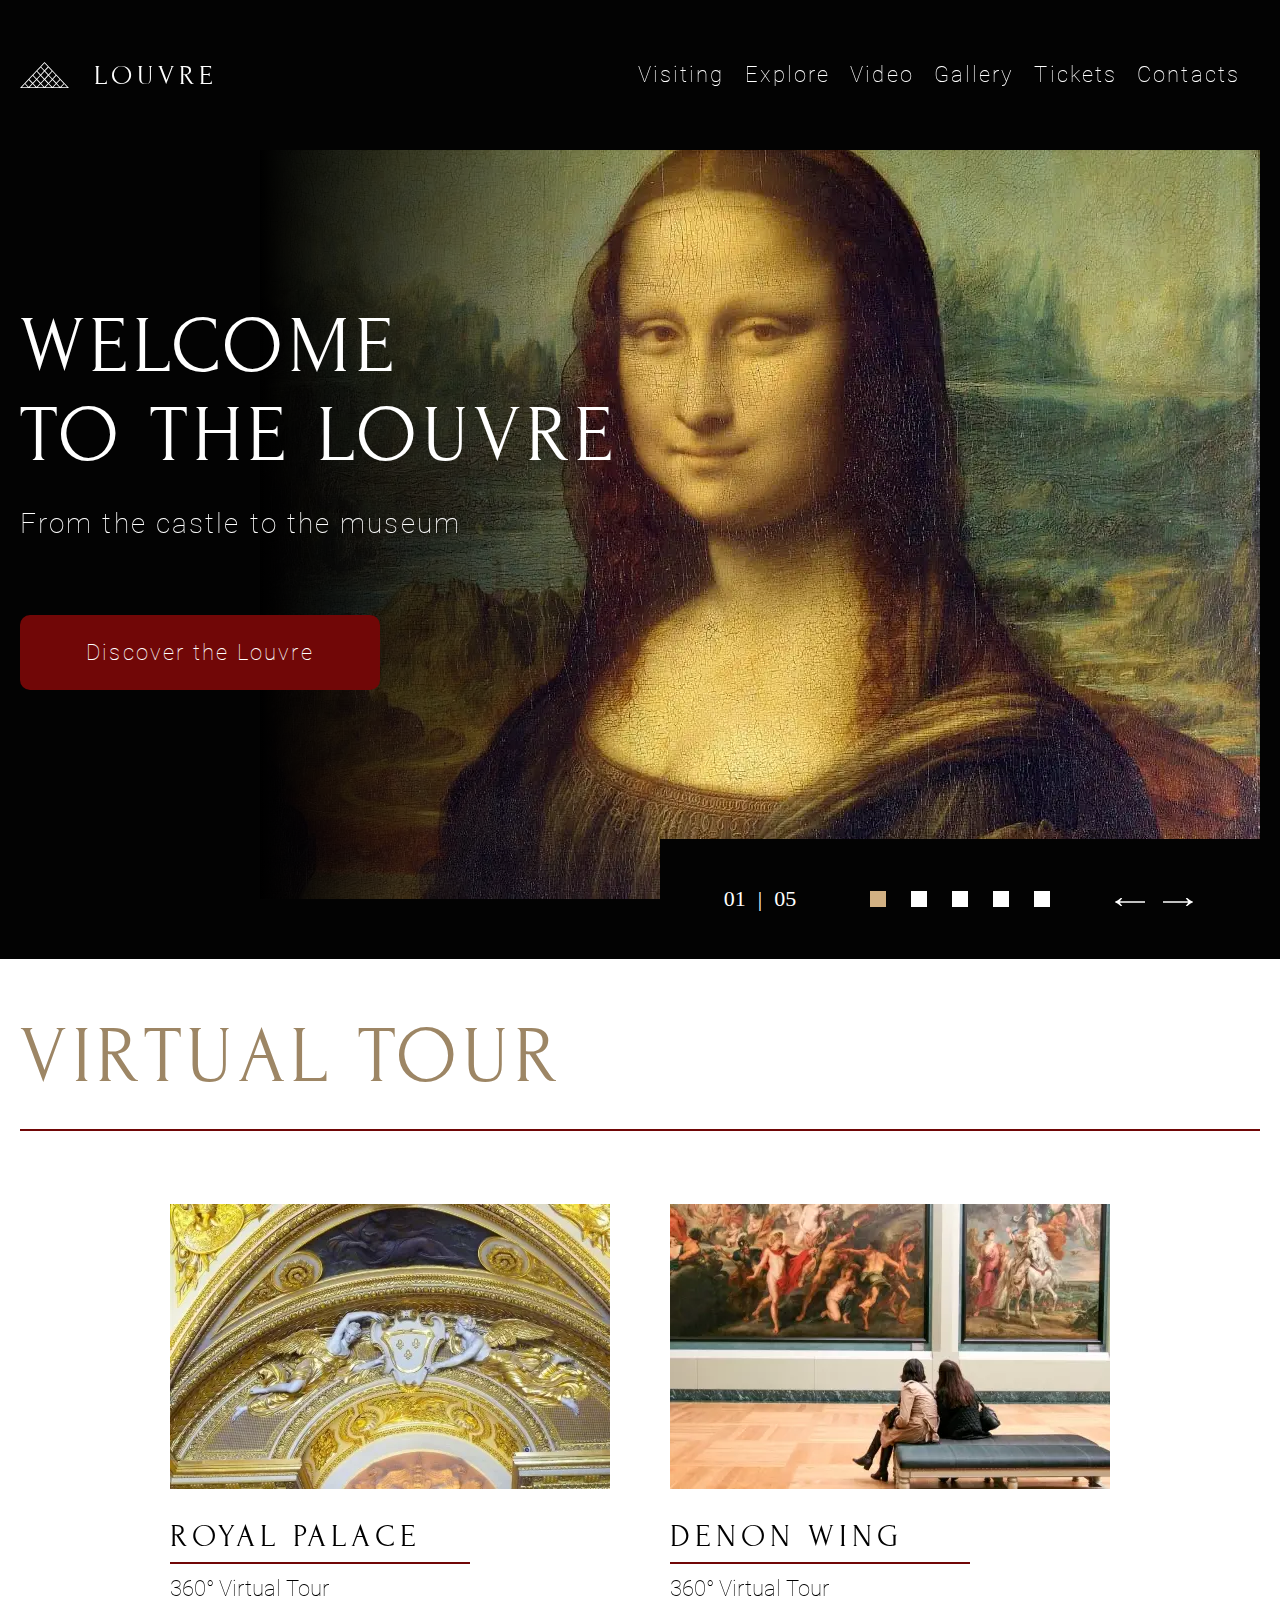
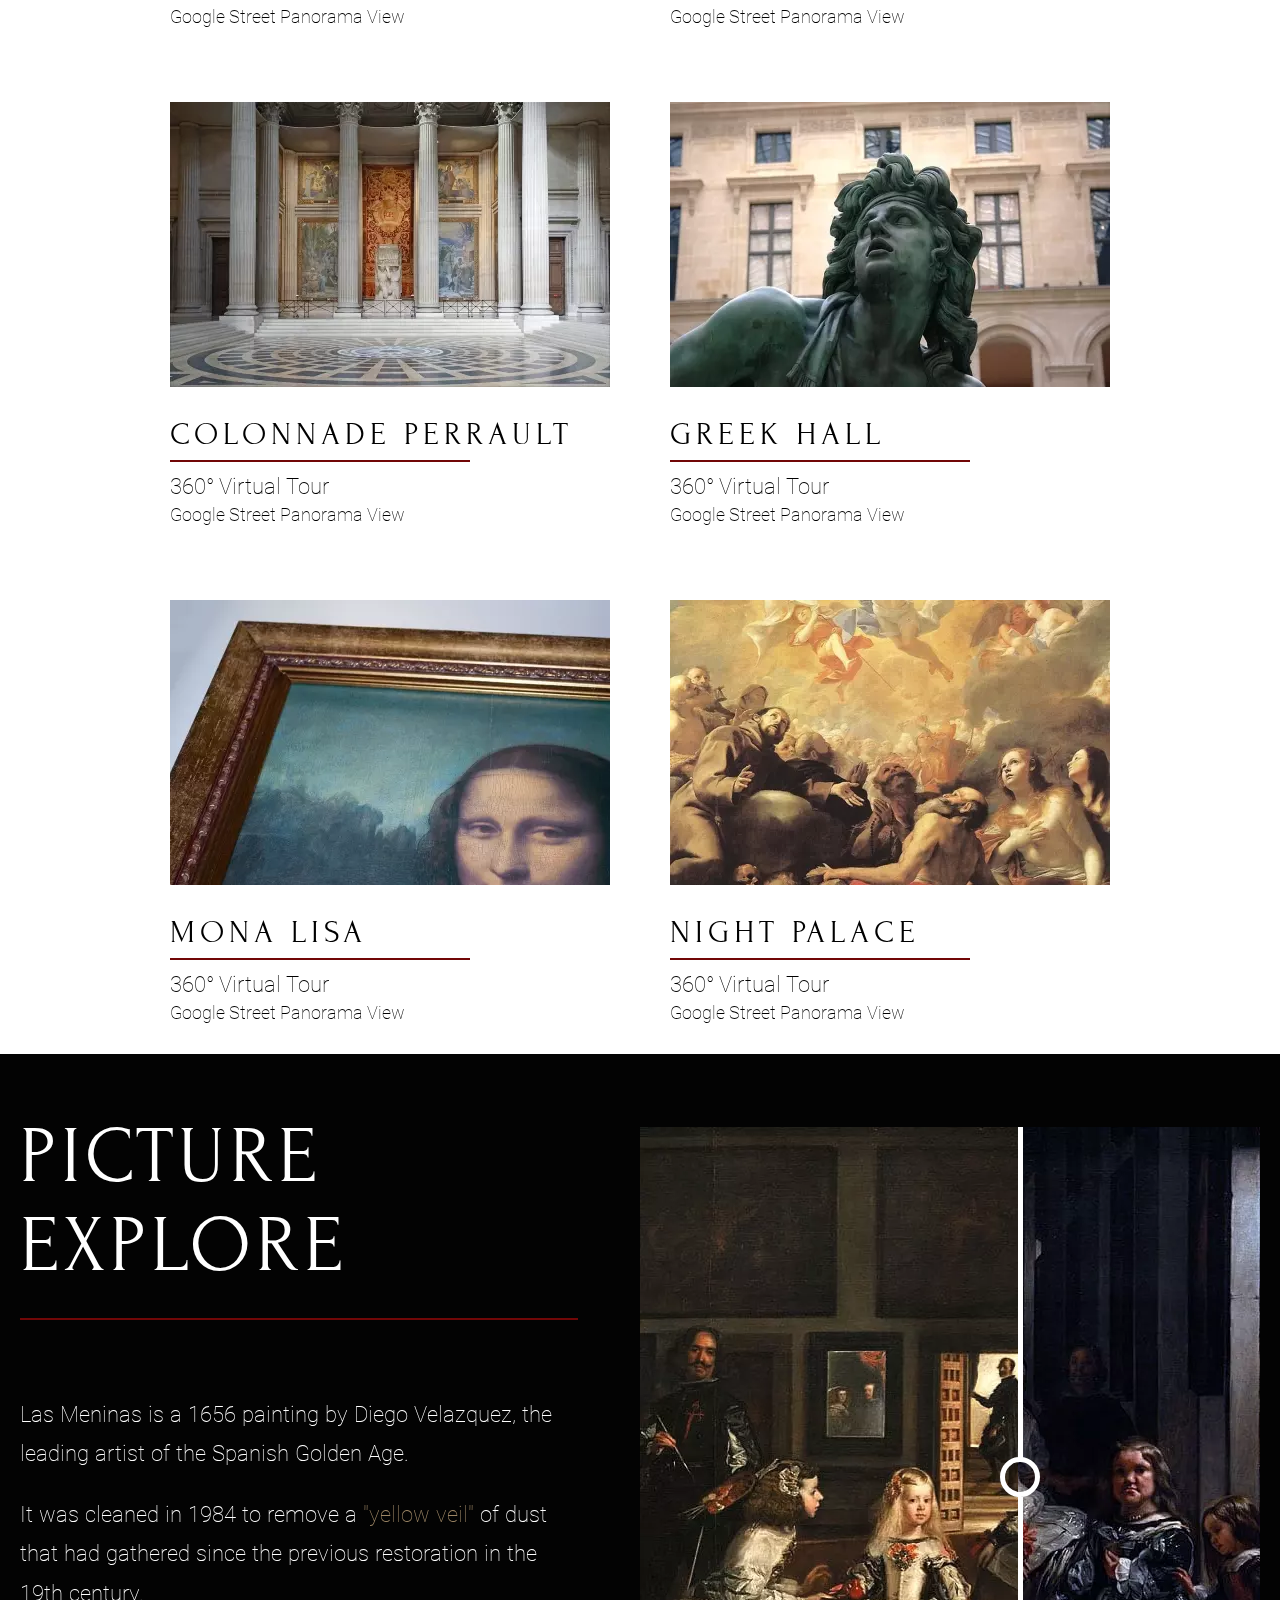
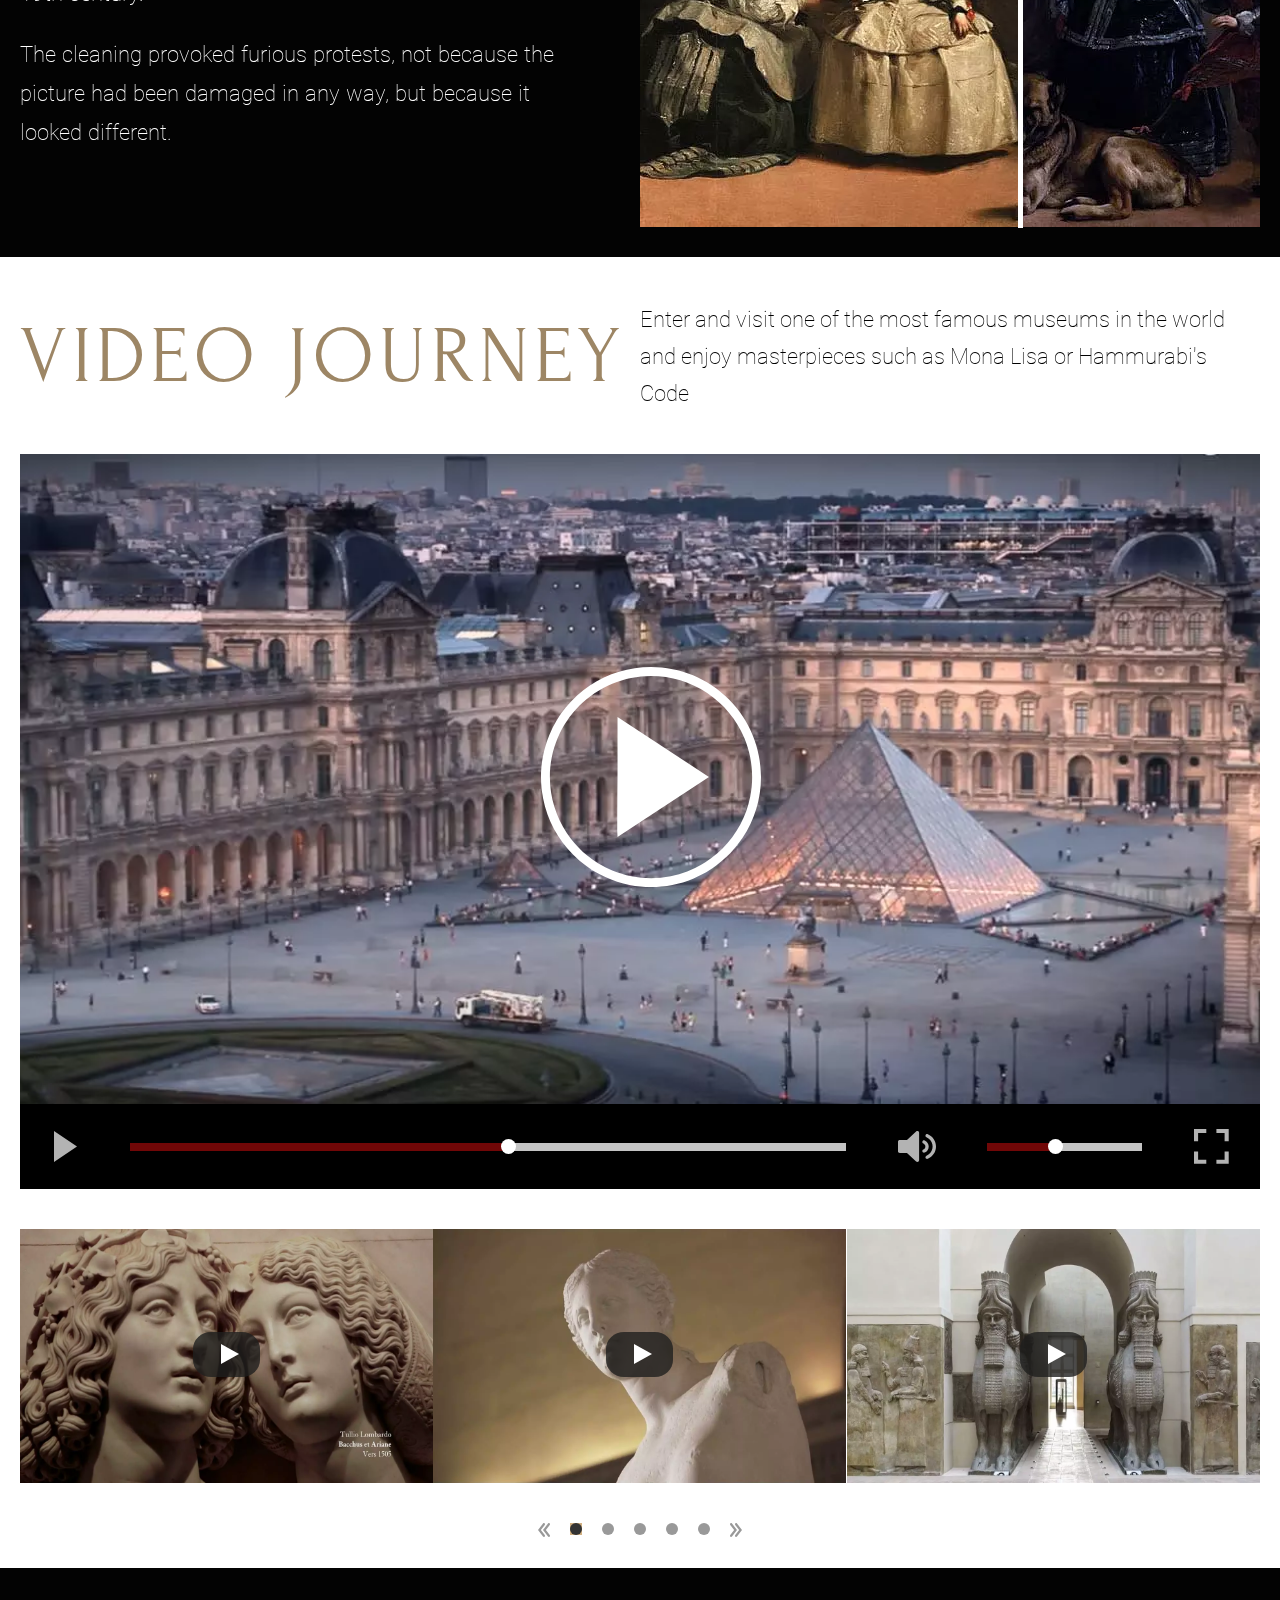
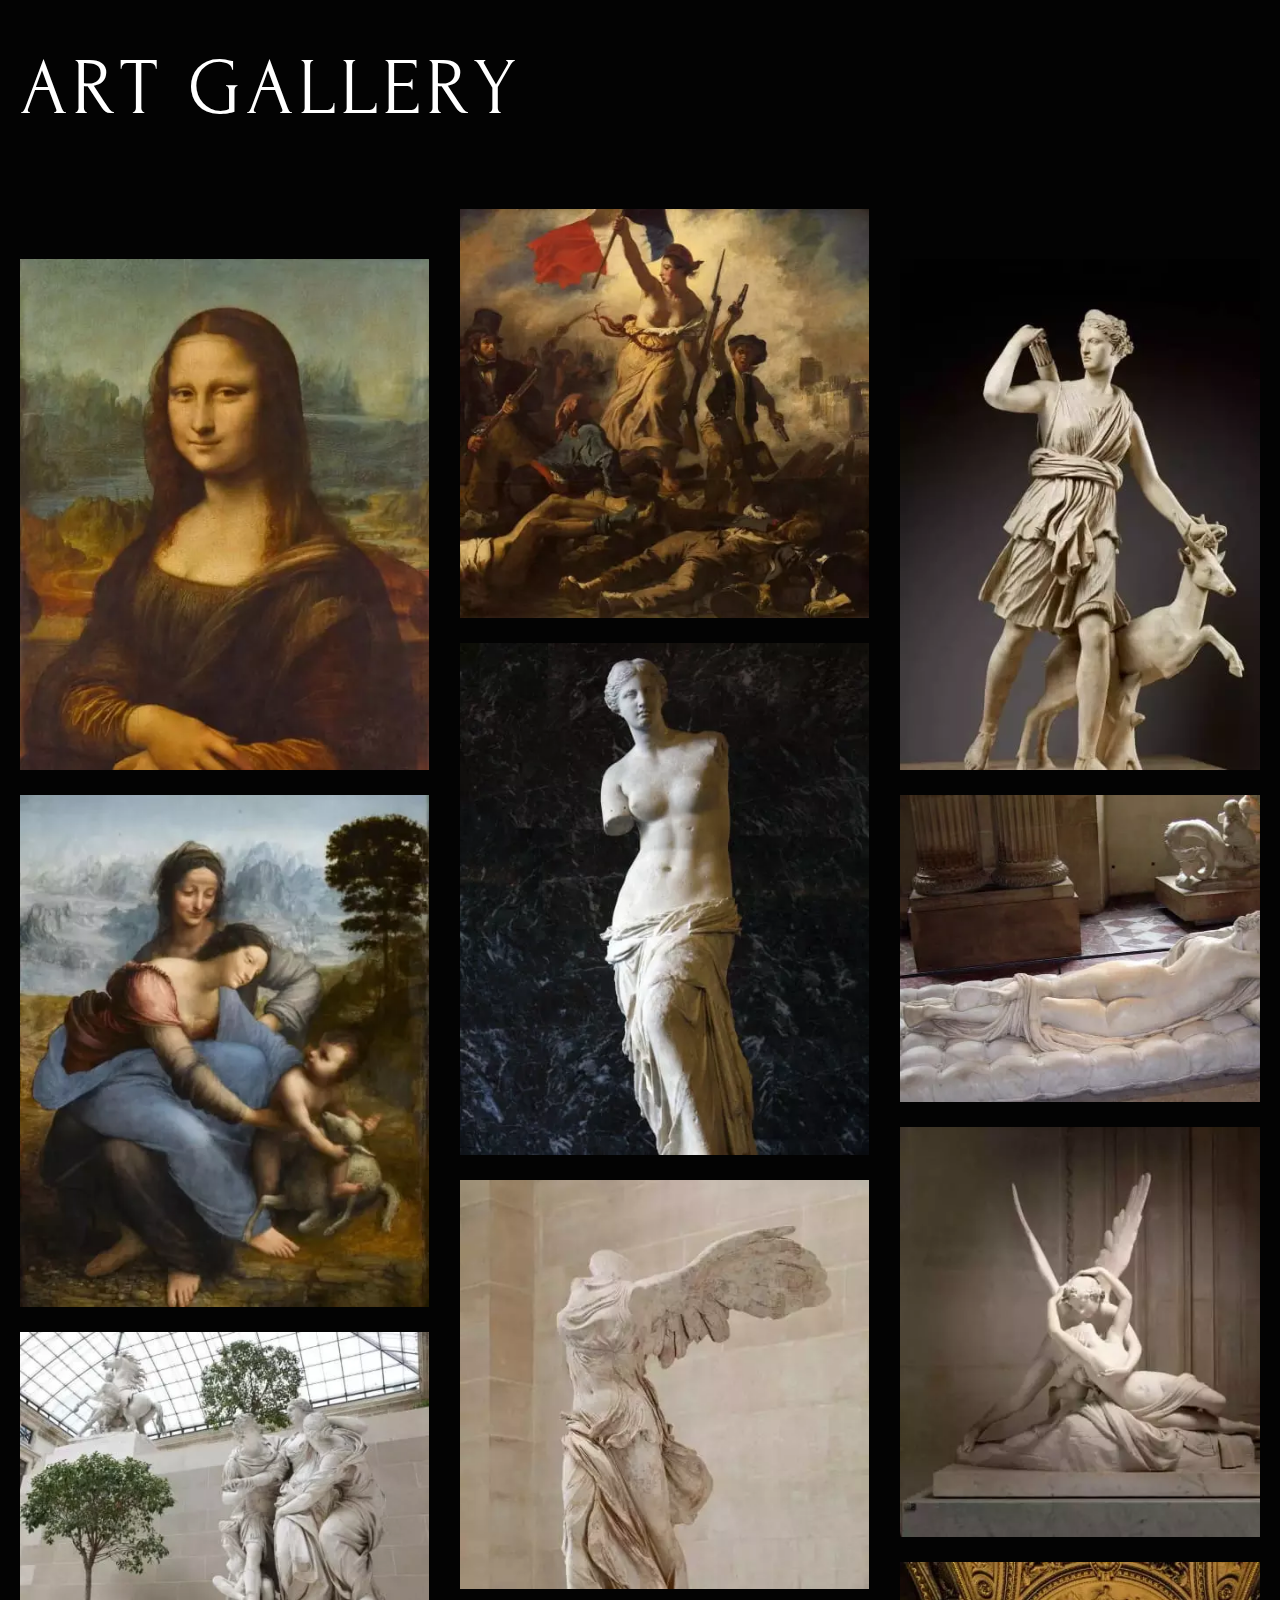
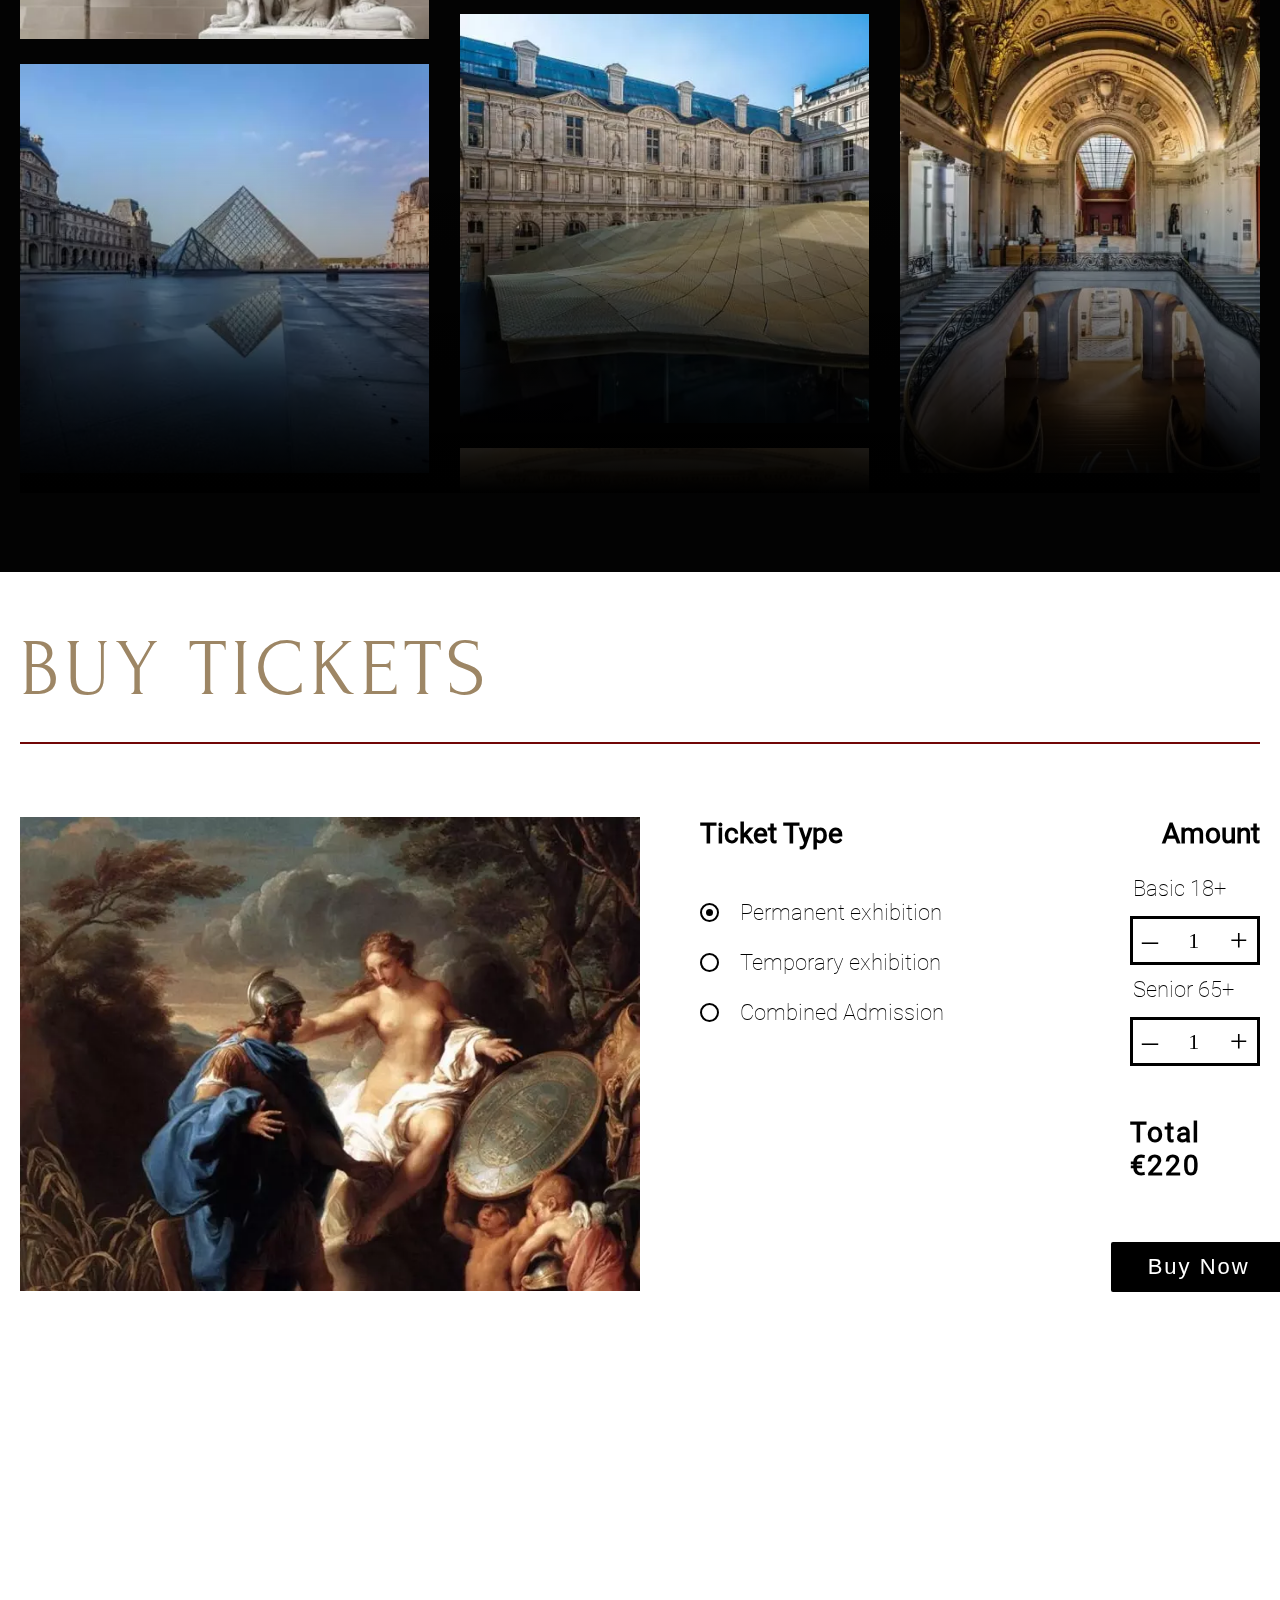
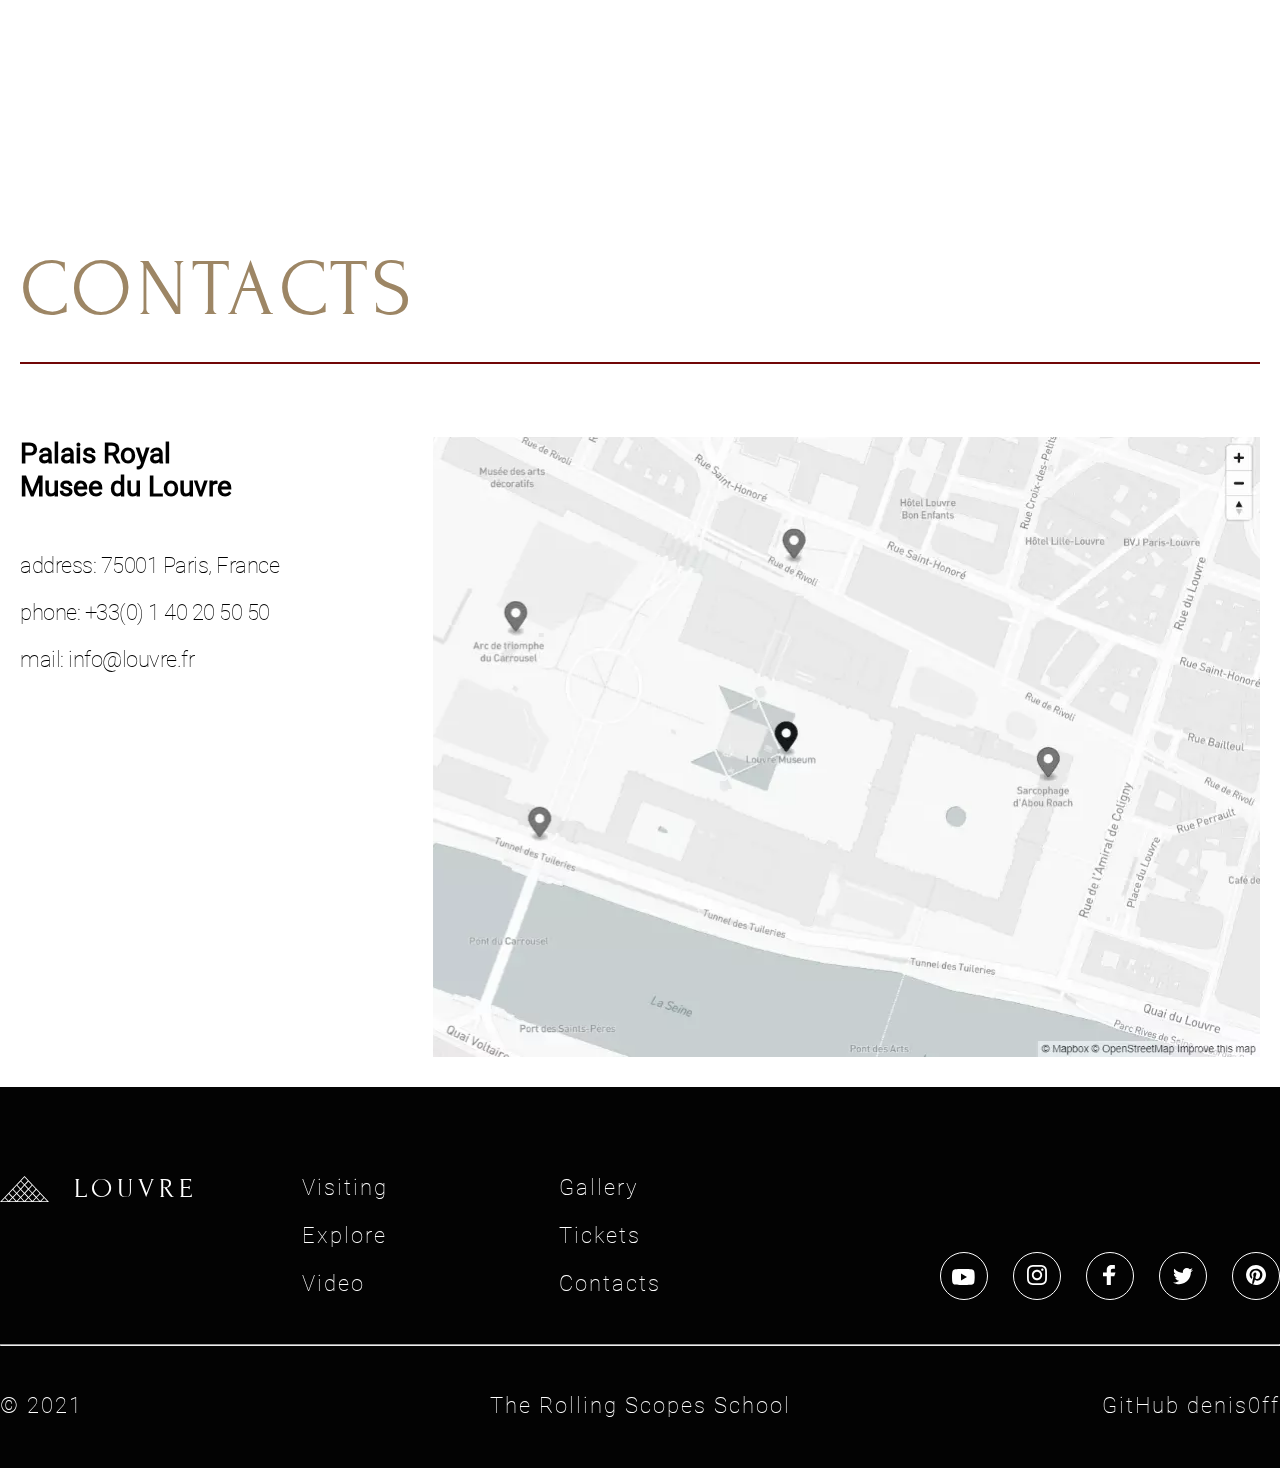
<file: museum/index.html>
<!DOCTYPE html>
<html lang="en">
  <head>
    <meta charset="UTF-8" />
    <meta http-equiv="X-UA-Compatible" content="IE=edge" />
    <meta name="viewport" content="width=device-width, initial-scale=1.0" />
    <title>Louvre</title>
    <link rel="stylesheet" href="./css/welcom-pagination.css" />
    <link rel="stylesheet" href="./css/style.css" />
    <link rel="stylesheet" href="./css/modal.css" />
    <link rel="stylesheet" href="./css/media-1024.css" />
    <link rel="stylesheet" href="./css/media-768.css" />
    <link rel="stylesheet" href="./css/media-420.css" />
    <link rel="stylesheet" href="./css/burger-menu.css" />
    <link rel="stylesheet" href="./css/interactive.css" />
    <link rel="icon" href="assets/favicon.ico" />
    <script defer src="js/video-progress.js"></script>
    <script defer src="js/gallery.js"></script>
    <script defer src="js/modal.js"></script>
    <script defer src="js/ripple.js"></script>
    <script defer src="js/burgerMenu.js"></script>
    <script defer src="js/selfCheck.js"></script>
  </head>
  <body class="museum">
    <header class="header">
      <div class="container header-container">
        <h1 class="header-logo">Louvre</h1>
        <a href="#" class="burger-menu_button">
          <span class="burger-menu_lines"></span>
        </a>
        <nav class="header-nav">
          <ul class="header-list">
            <li class="header-list-item">
              <a href="#visiting">Visiting</a>
            </li>
            <li class="header-list-item">
              <a href="#explore">Explore</a>
            </li>
            <li class="header-list-item">
              <a href="#video">Video</a>
            </li>
            <li class="header-list-item">
              <a href="#gallery">Gallery</a>
            </li>
            <li class="header-list-item">
              <a href="#tickets">Tickets</a>
            </li>
            <li class="header-list-item">
              <a href="#contacts">Contacts</a>
            </li>
          </ul>
        </nav>
        <div class="header-small">
          <div class="header-image"></div>
          <div class="header-image"></div>
          <div class="header-image"></div>
          <ul class="social-list header-social-list">
            <li class="social-item">
              <a
                class="social-circle"
                href="https://www.youtube.com/user/louvre"
              >
                <img
                  src="./assets/svg/social/social1.svg"
                  alt="Louvre Youtube"
                  class="img-svg"
                />
              </a>
            </li>
            <li class="social-item">
              <a
                class="social-circle"
                href="https://www.instagram.com/museelouvre/"
              >
                <img
                  src="./assets/svg/social/social2.svg"
                  alt="Louvre Instagram"
                />
              </a>
            </li>
            <li class="social-item">
              <a
                class="social-circle"
                href="https://www.facebook.com/museedulouvre"
              >
                <img
                  src="./assets/svg/social/social3.svg"
                  alt="Louvre Facebook"
                />
              </a>
            </li>
            <li class="social-item">
              <a class="social-circle" href="http://twitter.com/museelouvre">
                <img
                  src="./assets/svg/social/social4.svg"
                  alt="Louvre Twitter"
                />
              </a>
            </li>
            <li class="social-item">
              <a
                class="social-circle"
                href="https://www.pinterest.fr/museedulouvre/"
              >
                <img
                  src="./assets/svg/social/social5.svg"
                  alt="Louvre Pinterest"
                />
              </a>
            </li>
          </ul>
        </div>
      </div>
    </header>
    <main class="main">
      <section class="section dark-section" id="welcome">
        <div class="container">
          <div class="title">
            <h2 class="section-title dark-section-title">
              Welcome <br />to the Louvre
            </h2>
            <h4 class="dark-section-title">From the castle to the museum</h4>
            <a
              class="welcome-panaroma dark-section-title"
              href="./tours/tour1.html"
              target="_blank"
              >Discover the Louvre</a
            >
          </div>
          <div class="slider-image-container">
            <img
              src="./assets/img/welcome-slider/1.webp"
              alt="image1"
              order="1"
              class="slider-image"
            />
            <img
              loading="lazy"
              src="./assets/img/welcome-slider/2.webp"
              alt="image2"
              order="2"
              class="slider-image"
            />
            <img
              loading="lazy"
              src="./assets/img/welcome-slider/3.webp"
              alt="image3"
              order="3"
              class="slider-image"
            />
            <img
              loading="lazy"
              src="./assets/img/welcome-slider/4.webp"
              alt="image4"
              order="4"
              class="slider-image"
            />
            <img
              loading="lazy"
              src="./assets/img/welcome-slider/5.webp"
              alt="image5"
              order="5"
              class="slider-image"
            />
          </div>
          <div class="welcome-slider">
            <div class="counter-pagination">
              <span class="current-counter">01</span>
              <span class="deffice">|</span>
              <span class="max-counter">05</span>
            </div>
            <ul class="pagination-list">
              <li class="pagination-item active-item"></li>
              <li class="pagination-item"></li>
              <li class="pagination-item"></li>
              <li class="pagination-item"></li>
              <li class="pagination-item"></li>
            </ul>
            <div class="pagination-arrows">
              <button class="pagination-left"></button>
              <button class="pagination-right"></button>
            </div>
          </div>
        </div>
      </section>
      <section class="section" id="visiting">
        <div class="container">
          <h2 class="section-title down-line-title">Virtual Tour</h2>
          <div class="photo-cards-container">
            <a class="photo-card" href="./tours/tour2.html" target="_blank">
              <img
                loading="lazy"
                class="photo-card-img"
                src="assets/img/virtual-tour/tour-1.webp"
                alt="Royal Palace"
              />
              <h3 class="photo-card-title">Royal Palace</h3>
              <span class="photo-card-text text-1"
                >360° Virtual Tour<br
              /></span>
              <span class="photo-card-text text-2"
                >Google Street Panorama View</span
              >
            </a>
            <a class="photo-card" href="./tours/tour3.html" target="_blank">
              <img
                loading="lazy"
                class="photo-card-img"
                src="assets/img/virtual-tour/tour-2.webp"
                alt="Denon Wing"
              />
              <h3 class="photo-card-title">Denon Wing</h3>
              <span class="photo-card-text text-1"
                >360° Virtual Tour<br
              /></span>
              <span class="photo-card-text text-2"
                >Google Street Panorama View</span
              >
            </a>
            <a class="photo-card" href="./tours/tour4.html" target="_blank">
              <img
                loading="lazy"
                class="photo-card-img"
                src="assets/img/virtual-tour/tour-3.webp"
                alt="Colonnade Perrault"
              />
              <h3 class="photo-card-title">Colonnade Perrault</h3>
              <span class="photo-card-text text-1"
                >360° Virtual Tour<br
              /></span>
              <span class="photo-card-text text-2"
                >Google Street Panorama View</span
              > </a
            ><a class="photo-card" href="./tours/tour5.html" target="_blank">
              <img
                loading="lazy"
                class="photo-card-img"
                src="assets/img/virtual-tour/tour-4.webp"
                alt="Greek hall"
              />
              <h3 class="photo-card-title">Greek hall</h3>
              <span class="photo-card-text text-1"
                >360° Virtual Tour<br
              /></span>
              <span class="photo-card-text text-2"
                >Google Street Panorama View</span
              > </a
            ><a class="photo-card" href="./tours/tour6.html" target="_blank">
              <img
                loading="lazy"
                class="photo-card-img"
                src="assets/img/virtual-tour/tour-5.webp"
                alt="Mona Lisa"
              />
              <h3 class="photo-card-title">Mona Lisa</h3>
              <span class="photo-card-text text-1"
                >360° Virtual Tour<br
              /></span>
              <span class="photo-card-text text-2"
                >Google Street Panorama View</span
              > </a
            ><a class="photo-card" href="./tours/tour7.html" target="_blank">
              <img
                loading="lazy"
                class="photo-card-img"
                src="assets/img/virtual-tour/tour-6.webp"
                alt="Night Palace"
              />
              <h3 class="photo-card-title">Night Palace</h3>
              <span class="photo-card-text text-1"
                >360° Virtual Tour<br
              /></span>
              <span class="photo-card-text text-2"
                >Google Street Panorama View</span
              >
            </a>
          </div>
        </div>
      </section>
      <section class="section dark-section" id="explore">
        <div class="container">
          <div class="explore-container">
            <h2 class="section-title dark-section-title down-line-title">
              Picture explore
            </h2>
            <p class="dark-paragraph">
              Las Meninas is a 1656 painting by Diego Velazquez, the leading
              artist of the Spanish Golden Age.
            </p>
            <p class="dark-paragraph">
              It was cleaned in 1984 to remove a<span class="explore-span">
                "yellow veil" </span
              >of dust that had gathered since the previous restoration in the
              19th century.
            </p>
            <p class="dark-paragraph">
              The cleaning provoked furious protests, not because the picture
              had been damaged in any way, but because it looked different.
            </p>
          </div>
          <div class="explore-slider-container">
            <div class="explore-picture-img"></div>
            <div class="explore-picture-delimeter"></div>
            <div class="explore-picture-img explore-picture-overlay"></div>
          </div>
        </div>
      </section>
      <section class="section video-section" id="video">
        <div class="container">
          <div class="video-title-container">
            <h2 class="section-title">Video journey</h2>
            <p class="light-paragraph">
              Enter and visit one of the most famous museums in the world and
              enjoy masterpieces such as Mona Lisa or Hammurabi's Code
            </p>
          </div>
          <div class="video-container">
            <!-- <video
              class="video"
              src="assets/video/video0.mp4"
              poster="assets/video/poster0.jpg"
              controls
            ></video> -->
            <button class="big-play-video"></button>
            <div class="video-controls">
              <button class="play-video"></button>
              <input
                type="range"
                value="53"
                min="0"
                max="100"
                step="0.5"
                class="video-progress"
              />
              <button class="sound-video"></button>
              <input
                type="range"
                value="43"
                min="0"
                max="100"
                step="0.5"
                class="sound-progress"
              />
              <button class="fullscreen-video"></button>
            </div>
          </div>
          <div class="player-video">
            <iframe
              srcdoc="<style>html, body, a, img {display: block; width: 100%; height: 100%; margin: 0; padding: 0;} a:before, a:after {position: absolute; content: ''; left: 50%; top: 50%;} a:before {margin: -24px 0 0 -34px;
                background: rgba(31,31,30,.8); padding-top: 45px; width: 67px; border-radius: 18px / 17px;} a:after {margin: -12px 0 0 -6px; border: 10px solid transparent; border-left: 18px solid #fff;} a:hover:before {background: #c0171c;}</style><a href='https://www.youtube.com/embed/aWmJ5DgyWPI?controls=0+videourl+?modestbranding=1'><img src='./assets/video/poster3.webp'></a>"
              allowfullscreen
            ></iframe>
            <iframe
              srcdoc="<style>html, body, a, img {display: block; width: 100%; height: 100%; margin: 0; padding: 0;} a:before, a:after {position: absolute; content: ''; left: 50%; top: 50%;} a:before {margin: -24px 0 0 -34px;
                background: rgba(31,31,30,.8); padding-top: 45px; width: 67px; border-radius: 18px / 17px;} a:after {margin: -12px 0 0 -6px; border: 10px solid transparent; border-left: 18px solid #fff;} a:hover:before {background: #c0171c;}</style><a href='https://www.youtube.com/embed/Vi5D6FKhRmo?controls=0+videourl+?modestbranding=1'><img src='./assets/video/poster1.webp'></a>"
              allowfullscreen
            ></iframe>
            <iframe
              srcdoc="<style>html, body, a, img {display: block; width: 100%; height: 100%; margin: 0; padding: 0;} a:before, a:after {position: absolute; content: ''; left: 50%; top: 50%;} a:before {margin: -24px 0 0 -34px;
                background: rgba(31,31,30,.8); padding-top: 45px; width: 67px; border-radius: 18px / 17px;} a:after {margin: -12px 0 0 -6px; border: 10px solid transparent; border-left: 18px solid #fff;} a:hover:before {background: #c0171c;}</style><a href='https://www.youtube.com/embed/NOhDysLnTvY?controls=0+videourl+?modestbranding=1'><img src='./assets/video/poster2.webp'></a>"
              allowfullscreen
            ></iframe>
          </div>
          <div class="player-pagination">
            <button class="player-left"></button>
            <span class="player-item active-item"></span>
            <span class="player-item"></span>
            <span class="player-item"></span>
            <span class="player-item"></span>
            <span class="player-item"></span>
            <button class="player-right"></button>
          </div>
        </div>
      </section>
      <section class="section dark-section" id="gallery">
        <div class="container">
          <h2 class="section-title dark-section-title">Art Gallery</h2>
          <div class="picture-container">
            <div class="picture-inner-container">
              <div class="gallery-column">
                <img
                  loading="lazy"
                  src="./assets/img/galery/galery1.webp"
                  alt="picture 1"
                  class="gallery-picture"
                />
                <img
                  loading="lazy"
                  src="./assets/img/galery/galery2.webp"
                  alt="picture 2"
                  class="gallery-picture"
                />
                <img
                  loading="lazy"
                  src="./assets/img/galery/galery3.webp"
                  alt="picture 3"
                  class="gallery-picture"
                />
                <img
                  loading="lazy"
                  src="./assets/img/galery/galery4.webp"
                  alt="picture 4"
                  class="gallery-picture"
                /><img
                  loading="lazy"
                  src="./assets/img/galery/galery5.webp"
                  alt="picture 5"
                  class="gallery-picture"
                />
              </div>
              <div class="gallery-column">
                <img
                  loading="lazy"
                  src="./assets/img/galery/galery6.webp"
                  alt="picture 6"
                  class="gallery-picture"
                />
                <img
                  loading="lazy"
                  src="./assets/img/galery/galery7.webp"
                  alt="picture 7"
                  class="gallery-picture"
                />
                <img
                  loading="lazy"
                  src="./assets/img/galery/galery8.webp"
                  alt="picture 8"
                  class="gallery-picture"
                />
                <img
                  loading="lazy"
                  src="./assets/img/galery/galery9.webp"
                  alt="picture 9"
                  class="gallery-picture"
                />
                <img
                  loading="lazy"
                  src="./assets/img/galery/galery10.webp"
                  alt="picture 10"
                  class="gallery-picture"
                />
              </div>
              <div class="gallery-column">
                <img
                  loading="lazy"
                  src="./assets/img/galery/galery11.webp"
                  alt="picture 11"
                  class="gallery-picture"
                />
                <img
                  loading="lazy"
                  src="./assets/img/galery/galery12.webp"
                  alt="picture 12"
                  class="gallery-picture"
                />
                <img
                  loading="lazy"
                  src="./assets/img/galery/galery13.webp"
                  alt="picture 13"
                  class="gallery-picture"
                />
                <img
                  loading="lazy"
                  src="./assets/img/galery/galery14.webp"
                  alt="picture 14"
                  class="gallery-picture"
                />
                <img
                  loading="lazy"
                  src="./assets/img/galery/galery15.webp"
                  alt="picture 15"
                  class="gallery-picture"
                />
              </div>
            </div>
            <div class="gallery-shadow"></div>
          </div>
        </div>
      </section>
      <section class="section" id="tickets">
        <div class="container">
          <h2 class="section-title down-line-title">Buy Tickets</h2>
          <div class="tickets-container">
            <div class="tickets-image"></div>
            <div class="tickets1">
              <h4 class="ticket-type">Ticket Type</h4>
              <label class="ticket-type-container"
                >Permanent exhibition
                <input type="radio" checked="checked" name="radio" />
                <span class="checkmark"></span>
              </label>
              <label class="ticket-type-container"
                >Temporary exhibition
                <input type="radio" name="radio" />
                <span class="checkmark"></span>
              </label>
              <label class="ticket-type-container"
                >Combined Admission
                <input type="radio" name="radio" />
                <span class="checkmark"></span>
              </label>
            </div>
            <div class="tickets2">
              <h4 class="ticket-amount">Amount</h4>
              <span class="ticket-age-type">Basic 18+</span>
              <div class="tickets-amount">
                <button
                  class="tickets-amount-button"
                  type="button"
                  onclick="this.nextElementSibling.stepDown()"
                >
                  –
                </button>
                <input
                  class="tickets-amount-number"
                  type="number"
                  min="0"
                  max="20"
                  value="1"
                  readonly
                />
                <button
                  class="tickets-amount-button"
                  type="button"
                  onclick="this.previousElementSibling.stepUp()"
                >
                  +
                </button>
              </div>
              <span class="ticket-age-type">Senior 65+</span>
              <div class="tickets-amount">
                <button
                  class="tickets-amount-button"
                  type="button"
                  onclick="this.nextElementSibling.stepDown()"
                >
                  –
                </button>
                <input
                  class="tickets-amount-number"
                  type="number"
                  min="0"
                  max="20"
                  value="1"
                  readonly
                />
                <button
                  class="tickets-amount-button"
                  type="button"
                  onclick="this.previousElementSibling.stepUp()"
                >
                  +
                </button>
              </div>
              <h4 class="ticket-total">
                Total €<span class="ticket-total-summary">220</span>
              </h4>

              <button class="ticket-buy dark-section-title" id="buyNow">
                Buy Now
              </button>
            </div>
          </div>
        </div>
      </section>
      <div class="paralax"></div>
      <section class="section" id="contacts">
        <div class="container">
          <h2 class="section-title down-line-title">Contacts</h2>
          <div class="contacts-container">
            <div class="contacts-info">
              <h4 class="contacts">
                Palais Royal<br />
                Musee du Louvre
              </h4>
              <ul class="contacts-list">
                <li class="contacts-item">address: 75001 Paris, France</li>
                <li class="contacts-item">
                  phone:
                  <a
                    class="contacts-link"
                    href="tel:+330140205050"
                    title="phone"
                  >
                    +33(0) 1 40 20 50 50</a
                  >
                </li>

                <li class="contacts-item">
                  mail:
                  <a
                    class="contacts-link"
                    href="mailto:info@louvre.fr"
                    title="phone"
                  >
                    info@louvre.fr</a
                  >
                </li>
              </ul>
            </div>
            <div class="contacts-map"></div>
          </div>
        </div>
      </section>
    </main>
    <footer class="footer dark-section">
      <div class="container footer-container">
        <h2 class="footer-logo">Louvre</h2>
        <nav class="footer-nav">
          <ul class="footer-nav-list">
            <li class="footer-nav-item">
              <a href="#visiting">Visiting</a>
            </li>
            <li class="footer-nav-item">
              <a href="#gallery">Gallery</a>
            </li>
            <li class="footer-nav-item">
              <a href="#explore">Explore</a>
            </li>
            <li class="footer-nav-item">
              <a href="#tickets">Tickets</a>
            </li>
            <li class="footer-nav-item">
              <a href="#video">Video</a>
            </li>
            <li class="footer-nav-item">
              <a href="#contacts">Contacts</a>
            </li>
          </ul>
        </nav>
        <ul class="social-list">
          <li class="social-item">
            <a class="social-circle" href="https://www.youtube.com/user/louvre">
              <img
                src="./assets/svg/social/social1.svg"
                alt="Louvre Youtube"
                class="img-svg"
              />
            </a>
          </li>
          <li class="social-item">
            <a
              class="social-circle"
              href="https://www.instagram.com/museelouvre/"
            >
              <img
                src="./assets/svg/social/social2.svg"
                alt="Louvre Instagram"
              />
            </a>
          </li>
          <li class="social-item">
            <a
              class="social-circle"
              href="https://www.facebook.com/museedulouvre"
            >
              <img
                src="./assets/svg/social/social3.svg"
                alt="Louvre Facebook"
              />
            </a>
          </li>
          <li class="social-item">
            <a class="social-circle" href="http://twitter.com/museelouvre">
              <img src="./assets/svg/social/social4.svg" alt="Louvre Twitter" />
            </a>
          </li>
          <li class="social-item">
            <a
              class="social-circle"
              href="https://www.pinterest.fr/museedulouvre/"
            >
              <img
                src="./assets/svg/social/social5.svg"
                alt="Louvre Pinterest"
              />
            </a>
          </li>
        </ul>
      </div>
      <hr class="footer-between-line" />
      <div class="container footer-footer">
        <span>© 2021</span>
        <a href="http://app.rs.school/" class="rsschool-link"
          >The Rolling Scopes School</a
        >
        <a href="https://github.com/denis0ff" class="my-github-link"
          >GitHub denis0ff</a
        >
      </div>
    </footer>

    <div class="modal" id="booking">
      <div class="modal-overlay">
        <div class="modal-window">
          <span class="modal-close">&times;</span>
          <form action="EMPTY" class="booking-form">
            <div class="modal-body">
              <div class="left-column">
                <div>
                  <img
                    src="./assets/svg/booking/logo-booking.svg"
                    alt="Louvre logo"
                    class="booking-logo"
                  />
                  <h2 class="booking-title section-title">Booking Tickets</h2>
                </div>
                <p class="booking-subtitle down-line-title">Tour to Louvre</p>
                <div class="date-time">
                  <input type="date" name="Date" class="date" />
                  <input type="time" name="Time" class="time" />
                </div>
                <input
                  type="text"
                  name="Name"
                  placeholder="Name"
                  class="name"
                />

                <input
                  type="email"
                  name="Email"
                  placeholder="E-mail"
                  class="email"
                />

                <input
                  type="tel"
                  name="Phone"
                  placeholder="Phone"
                  class="phone"
                />
                <div class="select-wrapper">
                  <select name="Ticket Type" class="ticket-type">
                    <option value="">Ticket Type</option>
                    <option value="permanent">Permanent Exhibition</option>
                    <option value="temporary">Temporary Exhibition</option>
                    <option value="combined">Combined Admission</option>
                  </select>
                  <div class="select-arrow"></div>
                </div>
                <fieldset>
                  <p class="booking-amount-title down-line-title">
                    Entry Ticket
                  </p>
                  <div class="booking-amount first-margin">
                    <p>Basic 18+ (20 €)</p>
                    <div class="booking-amount-counter">
                      <button
                        class="booking-amount-button"
                        type="button"
                        onclick="this.nextElementSibling.stepDown()"
                      >
                        –
                      </button>
                      <input
                        class="booking-current-counter"
                        type="number"
                        min="0"
                        max="20"
                        value="1"
                        readonly
                      />
                      <button
                        class="booking-amount-button"
                        type="button"
                        onclick="this.previousElementSibling.stepUp()"
                      >
                        +
                      </button>
                    </div>
                  </div>
                  <div class="booking-amount">
                    <p>Senior 65+ (10 €)</p>
                    <div class="booking-amount-counter">
                      <button
                        class="booking-amount-button"
                        type="button"
                        onclick="this.nextElementSibling.stepDown()"
                      >
                        –
                      </button>
                      <input
                        class="booking-current-counter"
                        type="number"
                        min="0"
                        max="20"
                        value="1"
                        readonly
                      />
                      <button
                        class="booking-amount-button"
                        type="button"
                        onclick="this.previousElementSibling.stepUp()"
                      >
                        +
                      </button>
                    </div>
                  </div>
                </fieldset>
              </div>
              <fieldset class="right-column">
                <h4 class="right booking-subtitle">Overview</h4>
                <h5 class="right booking-subtitle">Tour to Louvre</h5>
                <span class="date-result">Friday, August 19</span>
                <span class="time-result">16 : 30</span>
                <span class="type-result">Temporary exhibition</span>
                <div class="ticket-result">
                  <span>Basic (20 €)</span>
                  <div class="summary-wrapper">
                    <span class="basic-summary euro">40</span>
                  </div>
                </div>
                <div class="ticket-result">
                  <span>Senior (10 €)</span>
                  <div class="summary-wrapper">
                    <span class="senior-summary euro">20</span>
                  </div>
                </div>
                <hr class="form-redline" />
                <div class="total-result">
                  <span>Total:</span>
                  <div class="summary-wrapper">
                    <span class="total-summary euro">60</span>
                  </div>
                </div>
                <div class="card">
                  <div class="card-front">
                    <span>Card number</span>
                    <input
                      type="number"
                      name="Card Number"
                      class="card-number"
                    />
                    <span>Expiration Date</span>
                    <div class="card-expiration">
                      <div class="arrows">
                        <input
                          class="input-arrows expiration-month"
                          type="number"
                          min="1"
                          max="12"
                          value="03"
                          name="Expiration Month"
                        />
                        <div class="card-line"></div>
                        <div class="arrow-top"></div>
                        <div class="arrow-bottom"></div>
                      </div>
                      <div class="arrows">
                        <input
                          class="input-arrows expiration-year"
                          type="number"
                          min="2021"
                          max="2030"
                          value="2024"
                          name="Expiration Year"
                        />
                        <div class="card-line"></div>
                        <div class="arrow-top"></div>
                        <div class="arrow-bottom"></div>
                      </div>
                    </div>
                    <span>Cardholder Name</span>
                    <input type="text" name="Cardholder Name" />
                    <span class="logo-visa"></span>
                    <span class="logo-mastercard"></span>
                  </div>
                  <div class="card-back">
                    <div class="black-line"></div>
                    <div class="cvv">
                      <span>CVC/CVV</span>
                      <input type="number" name="CVV" />
                      <p>
                        The last <br />3 or 4 digits <br />on back <br />of the
                        card
                      </p>
                    </div>
                  </div>
                </div>
                <button class="submit-button ripple" type="button">Book</button>
                <span class="form-logo"></span>
              </fieldset>
            </div>
          </form>
        </div>
      </div>
    </div>
  </body>
</html>
</file>
<file: museum/css/welcom-pagination.css>
.welcome-slider {
  position: absolute;
  bottom: 0;
  right: 0;
  display: inline-grid;
  grid-template-columns: 1fr 1fr 1fr;
  align-items: center;
  min-width: 600px;
  min-height: 120px;
  background-color: var(--bg-dark);
  justify-items: center;
}

.welcome-slider > * {
  font-weight: normal;
  font-size: 22px;
  line-height: 40px;
  color: var(--white);
}

.counter-pagination {
  display: flex;
}
.counter-pagination * {
  margin: 0px 6px 0px;
}
.pagination-arrows {
  align-items: center;
  vertical-align: middle;
}

.pagination-left,
.pagination-right {
  padding: 0px 21px;
  width: 30px;
  height: 8px;
  border: none;
  background: none;
  background-image: url(..//assets/svg/welcome/pagination-left.svg);
  background-repeat: no-repeat;
}
.pagination-right {
  background-image: url(..//assets/svg/welcome/pagination-right.svg);
}

.pagination-list {
  display: flex;
  width: 180px;
  justify-content: space-between;
  flex-direction: row;
  align-items: center;
  vertical-align: middle;
}

.pagination-item {
  display: block;
  width: 16px;
  height: 16px;
  background-color: var(--white);
}

.active-item {
  background-color: #d2b183;
}

@media screen and (max-width: 1024px) {
  .welcome-slider {
    min-width: 80%;
  }

  .welcome-slider > * {
    font-size: 20px;
  }

  div.slider-image-container {
    width: 700px;
    height: 525px;
  }

  div.slider-image-container::after {
    background: none;
  }

  .pagination-item {
    width: 12px;
    height: 12px;
  }

  .counter-pagination {
    position: absolute;
    top: 28%;
    left: calc(100% - 477px);
  }

  .pagination-list {
    position: absolute;
    top: 28%;
    left: calc(100% - 370px);

    justify-content: space-around;
  }

  .pagination-arrows {
    position: absolute;
    top: 30%;
    left: calc(100% - 20%);
  }
}

@media screen and (max-width: 768px) {
  .welcome-slider {
    min-width: 104%;
    min-height: 102px;
    display: grid;
    grid-template-columns: 13% auto 10%;
    justify-content: center;
  }

  .welcome-slider > * {
    position: relative;
    top: 0;
    left: 0;
    line-height: 0;
  }

  .counter-pagination {
    margin-right: 47%;
  }

  .pagination-arrows {
    display: flex;
    margin-left: 113%;
  }

  div.slider-image-container {
    position: relative;
    padding-right: 25px;
    width: 100%;
    height: 545px;
  }
}

@media screen and (max-width: 420px) {
  div.slider-image-container {
    height: calc(50% + 5px);
  }
  .welcome-slider {
    min-width: 100%;
    min-height: 15%;
    grid-template-columns: 19% 28% 20%;
  }
  .welcome-slider > * {
    font-size: 16px;
  }

  .pagination-item {
    width: 7px;
    height: 7px;
  }
  .counter-pagination * {
    margin: 0px 3px 0px;
  }

  .counter-pagination {
    margin-right: 0;
  }

  .pagination-arrows {
    margin-left: 0;
  }

  .pagination-left,
  .pagination-right {
    padding: 0 18px;
    width: 12px;
    height: 7px;
    background-size: contain;
    background-position: 50%;
  }

  .pagination-list {
    justify-content: center;
    gap: 10px;
  }
}
</file>
<file: museum/css/style.css>
@font-face {
  font-family: Forum;
  src: url("../assets/fonts/Forum.ttf");
  font-display: swap;
}

@font-face {
  font-family: Roboto;
  src: url("../assets/fonts/Roboto-Thin.ttf");
  font-weight: 100;
  font-display: swap;
}

@font-face {
  font-family: Roboto;
  src: url("../assets/fonts/Roboto-Regular.ttf");
  font-weight: 500;
  font-display: swap;
}


:root {
  --bg-dark: #030303;
  --dark-red: #710707;
  --font-gold: #9d8665;
  --white: #ffffff;
  --black: #000000;
}
html {
  scroll-behavior: smooth;
}
body {
  margin: 0;
}

h1,
h2 {
  font-family: Forum;
  font-weight: normal;
  font-size: 80px;
  letter-spacing: 5px;
  text-transform: uppercase;
}

h3 {
  font-family: Forum;
  font-weight: normal;
  font-size: 32px;
  letter-spacing: 5px;
  text-transform: uppercase;
}

h4 {
  margin: 0 auto;
  font-family: Roboto;
  font-weight: bold;
  font-size: 28px;
}

p {
  font-family: Roboto;
  font-weight: 100;
  font-size: 22px;
}

a {
  text-decoration: none;
  font-family: Roboto;
  font-weight: 100;
  font-size: 22px;
  color: var(--black);
}

ul {
  list-style: none;
  padding: 0;
}

main,
footer,
header {
  overflow: hidden;
}

.section {
  padding: 75px 75px;
}

.dark-section {
  background-color: var(--bg-dark);
}

.video-section {
  padding-top: 95px;
}

.container {
  margin: 0 auto;
  max-width: 1440px;
  height: auto;
}

/* Header */

.header {
  background-color: var(--bg-dark);
}

.header-container {
  height: 150px;
  display: flex;
  justify-content: space-between;
  align-items: center;
}

.header-logo,
.footer-logo {
  padding-left: 74px;
  font-family: Forum;
  font-weight: normal;
  font-size: 28px;
  text-transform: uppercase;
  color: var(--white);
  background-image: url("../assets/svg/logo.svg");
  background-size: 49px;
  background-position: left;
  background-repeat: no-repeat;
}

.header-nav {
  max-width: 1024px;
  /* height: max-content; */
}
.header-list {
  display: flex;
}
.header-list-item {
  padding: 0 0 0 55px;
  letter-spacing: 2.1px;
  color: var(--white);
}

.header-list-item a {
  color: var(--white);
  line-height: 8rem;
}

/* Welcome page  */

.section-title {
  margin: 0 auto;
  color: var(--font-gold);
}

.dark-section-title {
  color: var(--white);
}

#welcome {
  padding: 0 75px;
  margin-top: -1px;
}

#welcome .container {
  position: relative;
  height: 810px;
}

#welcome h2 {
  position: relative;
  z-index: 10;
  padding-top: 153px;
  padding-bottom: 27px;
  margin-left: 0;
}

#welcome h4 {
  position: relative;
  z-index: 10;
  margin-bottom: 75px;
  font-weight: 100;
  font-size: 28px;
  letter-spacing: 2.1px;
}

.welcome-panaroma {
  position: relative;
  z-index: 10;
  display: table-cell;
  width: 360px;
  height: 75px;
  text-align: center;
  vertical-align: middle;
  letter-spacing: 2.2px;
  background-color: var(--dark-red);
  border-radius: 10px;
}

/* Visiting */

.down-line-title {
  margin-bottom: 103px;
  position: relative;
}

.down-line-title::after {
  content: "";
  position: absolute;
  bottom: -30px;
  left: 0;
  right: 0;
  height: 2px;
  background-color: var(--dark-red);
}

.photo-cards-container {
  display: flex;
  flex-wrap: wrap;
  justify-content: center;
  gap: 74px 60px;
}

.photo-card {
  display: block;
  max-width: 440px;
  height: 424px;
  color: var(--black);
  text-decoration: none;
}

.photo-card-img {
  max-width: 440px;
  height: 285px;
}

.photo-card-title {
  margin: 24px 0 22px 0;
  position: relative;
}

.photo-card-title::after {
  content: "";
  position: absolute;
  bottom: -10px;
  left: 0;
  width: 300px;
  height: 2px;
  background-color: var(--dark-red);
  transition: 0.5s ease-in;
}

.photo-card-text.text-1 {
  display: block;
  font-size: 22px;
  margin-bottom: 2px;
}
.photo-card-text.text-2 {
  font-size: 18px;
}

/* Explore */

#explore .container {
  display: grid;
  grid-template-columns: auto 50%;
  column-gap: 62px;
}
#explore .section-title {
  margin-top: 5px;
  margin-bottom: 105px;
}

.dark-paragraph {
  color: var(--white);
  line-height: 178%;
  word-spacing: 1px;
}
.explore-span {
  font-family: inherit;
  font-weight: inherit;
  font-size: inherit;
  line-height: inherit;
  color: var(--font-gold);
}

/* Video */

.video-title-container {
  margin: -31px 0px 0;
  padding-bottom: 63px;
  display: grid;
  height: 112px;
  grid-template-columns: 50% 50%;
  align-items: center;
}
.video-title-container .section-title {
  margin: 0 0;
}

.light-paragraph {
  line-height: 169%;
}

.video-container {
  position: relative;
  height: 735px;
  background-image: url(../assets/video/poster0.webp);
  background-repeat: no-repeat;
  background-position: 50% 100%;
  background-size: cover;
}

.video {
  max-width: 100%;
  height: auto;
  max-height: 100%;
  max-width: 100%;
}

.video-controls {
  position: absolute;
  bottom: 0;
  display: flex;
  max-width: 100%;
  height: 85px;
  column-gap: 20px;
  align-items: center;
  justify-items: center;
  background-color: var(--black);
  z-index: 10;
}

.video-controls > * {
  margin: 0 30px;
}

.video-progress,
.sound-progress {
  margin: 0;
  background: linear-gradient(
    to right,
    var(--dark-red) 0%,
    var(--dark-red) 53%,
    #c4c4c4 53%,
    #c4c4c4 100%
  );
  border: none;
  height: 8px;
  width: 930px;
  max-width: 100%;
  outline: none;
  transition: background 450ms ease-in;
  -webkit-appearance: none;
  cursor: pointer;
}

.sound-progress {
  background: linear-gradient(
    to right,
    var(--dark-red) 0%,
    var(--dark-red) 43%,
    #c4c4c4 43%,
    #c4c4c4 100%
  );
  max-width: 155px;
}

.video-progress::-webkit-slider-thumb,
.sound-progress::-webkit-slider-thumb {
  width: 15px;
  height: 15px;
  border-radius: 50%;
  -webkit-appearance: none;
  cursor: ew-resize;
  background: #fff;
}

.play-video,
.sound-video,
.fullscreen-video,
.big-play-video {
  padding: 15px;
  background-position: 50% 50%;
  background-repeat: no-repeat;
  background-color: var(--black);
  border: none;
  cursor: pointer;
}

.play-video {
  width: 23px;
  height: 31px;
  background-image: url(../assets/svg/video/play.svg);
}

.sound-video {
  width: 45px;
  height: 31px;
  background-image: url(../assets/svg/video/volume.svg);
}

.fullscreen-video {
  width: 40px;
  height: 35px;
  background-image: url(../assets/svg/video/fullscreen.svg);
}

.big-play-video {
  position: absolute;
  top: 29%;
  left: 42%;
  width: 220px;
  height: 220px;
  background-image: url(../assets/svg/video/big-play.svg);
  background-color: transparent;
  z-index: 10;
}

.player-video {
  margin: 40px 0;
  display: flex;
  justify-content: space-between;
  align-items: center;
}

.player-pagination {
  display: flex;
  justify-content: center;
}

.player-left,
.player-right {
  margin: 0 10px;
  display: block;
  width: 12px;
  height: 15px;
  border: none;
  background: none;
  background-image: url(../assets/svg/video/left-pagination.svg);
  background-size: 100%;
  background-repeat: no-repeat;
}

.player-right {
  background-image: url(../assets/svg/video/right-pagination.svg);
}

.player-item {
  margin: 0 10px;
  display: block;
  width: 12px;
  height: 12px;
  background-image: url(../assets/svg/video/pagination-dot.svg);
  background-size: 100%;
  background-repeat: no-repeat;
}

.player-item.active-item {
  background-image: url(../assets/svg/video/active-pagination-dot.svg);
}

/* Gallery */

#gallery {
  padding-top: 76px;
  padding-bottom: 79px;
}

.picture-container {
  position: relative;
  overflow: hidden;
  height: 1960px;
}

.picture-inner-container {
  display: grid;
  grid-template-columns: repeat(3, 33%);
  column-gap: 31px;
  height: 2900px;
  justify-content: space-around;
}

.gallery-column {
  margin-top: 51px;
  display: flex;
  flex-direction: column;
}

.gallery-column:first-child {
  margin-top: 101px;
}
.gallery-column:last-child {
  margin-top: 101px;
}

.gallery-column > img {
  margin-top: 25px;
}

.gallery-shadow {
  position: absolute;
  bottom: 0;
  height: 360px;
  width: 100%;
  background: linear-gradient(360deg, black, transparent);
}

/* Tickets */

input[type="number"]::-webkit-inner-spin-button,
input[type="number"]::-webkit-outer-spin-button {
  display: none;
}

.tickets-container {
  display: grid;
  grid-template-columns: 50% 25% 25%;
  justify-items: stretch;
}

.tickets-image {
  height: 545px;
  background: url(../assets/img/tickets/tickets0.webp) no-repeat;
  background-size: 100%;
}

.tickets1 {
  margin-left: 60px;
}
.tickets-container h4 {
  margin: 0 0 50px 0;
}

.ticket-type-container {
  display: block;
  position: relative;
  padding-left: 40px;
  margin-bottom: 25px;
  cursor: pointer;
  font-family: Roboto;
  font-weight: 100;
  font-size: 22px;
  -webkit-user-select: none;
  -moz-user-select: none;
  -ms-user-select: none;
  user-select: none;
}

.ticket-type-container input {
  position: absolute;
  opacity: 0;
  cursor: pointer;
}

.checkmark {
  position: absolute;
  top: 3px;
  left: 0;
  height: 15px;
  width: 15px;
  border: 2px solid;
  border-radius: 50%;
}

/* When the radio button is hover
  .ticket-type-container:hover input ~ .checkmark {
    border-color: var(--font-gold);
  } */

/* When the radio button is checked
  .ticket-type-container input:checked ~ .checkmark {
  
  }
  */

.checkmark:after {
  content: "";
  position: absolute;
  display: none;
}

.ticket-type-container input:checked ~ .checkmark:after {
  display: block;
}

.ticket-type-container .checkmark:after {
  top: 4px;
  left: 4px;
  width: 7px;
  height: 7px;
  border-radius: 50%;
  background: var(--black);
}

h4.ticket-amount {
  text-align: right;
  margin-bottom: 26px;
}

.ticket-age-type {
  margin-left: 59%;
  display: block;
  width: 150px;
  font-family: Roboto;
  font-weight: 100;
  font-size: 22px;
  line-height: 26px;
}
.tickets-amount {
  display: flex;
  margin: 14px 0 12px 58%;
  max-width: 150px;
  height: 43px;
  justify-content: space-evenly;
  border: 3px solid var(--black);
}
.tickets-amount-button {
  all: unset;
  font-weight: 500;
  font-size: 32px;
  line-height: 37px;
}
.tickets-amount-number {
  all: unset;
  padding-left: 0px;
  text-align: center;
  font-weight: 500;
  font-size: 22px;
  line-height: 26px;
}

h4.ticket-total {
  margin: 50px 0 60px 58%;
  text-align: left;
  letter-spacing: 1.65px;
}

.ticket-buy {
  margin-left: 52%;
  width: 175px;
  height: 50px;
  font-weight: 100;
  font-size: 22px;
  letter-spacing: 2px;

  background-color: var(--black);
  border: 0px;
  border-radius: 2px;
}
/* Paralax */

.paralax {
  max-width: 100%;
  height: 400px;
  background-image: url(../assets/img/parallax.webp);
  background-size: cover;
  background-position: 50% 71%;
  background-attachment: fixed;
}

/* Contacts */

.contacts-container {
  display: grid;
  grid-template-columns: 1fr 2fr;
  justify-items: stretch;
}

.contacts-info {
  display: block;
}

h4.contacts {
  margin-bottom: 50px;
}

.contacts-item {
  margin-bottom: 22px;
  font-family: Roboto;
  font-weight: 100;
  font-size: 22px;
  letter-spacing: -0.5px;
}

.contacts-map {
  max-width: 100%;
  height: 620px;
  background: url(../assets/img/map.webp) no-repeat 100%;
}

/* Footer */

.footer-container {
  padding-top: 85px;
  padding-bottom: 28px;
  display: grid;
  align-items: start;
  grid-template-columns: 23% 42% 35%;
}

.footer-logo {
  margin: 1px 0 0;
}

.footer-nav-list {
  margin: 0;
  display: grid;
  grid-template-columns: 257px auto;
}
.footer-nav-item {
  margin: 3px 0px 20px 8px;
}

.footer-nav-item > a {
  letter-spacing: 2px;
  color: var(--white);
}

.social-list {
  margin: 0;
  display: flex;
  grid-column-gap: 25px;
  justify-content: flex-end;
}

.social-circle {
  margin-top: 80px;
  display: block;
  height: 46px;
  width: 46px;
  line-height: 50px;
  border-radius: 50%;
  border: 1px solid white;
  text-align: center;
}

.footer-footer {
  padding: 47px 0 50px;
  display: flex;
  justify-content: space-between;
}

.footer-between-line {
  margin: 0;
  color: #666666;
}

.footer-footer > * {
  font-family: Roboto;
  font-weight: 100;
  font-size: 22px;
  letter-spacing: 2px;
  color: var(--white);
}
.rsschool-link {
  margin-left: 95px;
}

.burger-menu_button {
  display: none;
}
.slider-image-container {
  position: absolute;
  top: 0;
  right: 0;
  display: flex;
  width: 1000px;
  height: 750px;
  overflow: hidden;
}
.slider-image-container::after {
  position: absolute;
  top: 0;
  left: 0;
  content: "";
  height: 100%;
  width: 40%;
  background: linear-gradient(to right, black, rgba(0, 0, 0, 0));
}

.player-video iframe {
  max-width: 452px;
  height: 254px;
  width: 100%;
  border: 0;
  overflow: hidden;
}

.header-small {
  display: none;
}

/* Explore Slider */

.explore-slider-container {
  position: relative;
  width: 100%;
  height: 700px;
  margin-top: 20px;
}

.explore-picture-img {
  position: absolute;
  width: 100%;
  height: 100%;
  overflow: hidden;
  background: url(../assets/img/explore-slider/after.webp) no-repeat;
  background-size: cover;
  background-position: top right;
}

.explore-picture-delimeter {
  position: absolute;
  box-sizing: border-box;
  z-index: 9;
  cursor: ew-resize;
  width: 40px;
  height: 40px;
  top: 50%;
  left: 58%;
  transform: translateY(-50%);
  background-color: transparent;
  border: 5px solid #fff;
  border-radius: 50%;
}

.explore-picture-delimeter::before,
.explore-picture-delimeter::after {
  content: "";
  position: absolute;
  left: 45%;
  width: 5px;
  height: 331px;
  background-color: #fff;
}

.explore-picture-delimeter::before {
  bottom: 115%;
}

.explore-picture-delimeter::after {
  top: 115%;
}

.explore-picture-overlay {
  position: absolute;
  height: 100%;
  overflow: hidden;
  width: 61%;
  background: url(../assets/img/explore-slider/before.webp) no-repeat;
  background-size: cover;
  background-position: top left;
}
</file>
<file: museum/css/modal.css>
.modal.open .modal-overlay,
.modal.open .modal-window {
  opacity: 1;
  z-index: 1000;
}

.modal.hide .modal-overlay,
.modal.modal.hide .modal-window {
  opacity: 1;
  z-index: 1000;
}

.modal.open .modal-window {
  transform: translateX(0px);
}

.modal.hide .modal-window {
  transform: translateX(-3000px);
}

.modal-window,
.modal-overlay {
  opacity: 0;
  z-index: -100;
}

.modal-overlay {
  position: fixed;
  top: 0;
  right: 0;
  left: 0;
  bottom: 0;
  background: rgba(0, 0, 0, 0.5);
}

.modal-window {
  margin: 100px auto;
  position: relative;
  max-width: 1440px;
  background: #fff;
  height: 845px;
  transform: translateX(-2000px);
  transition: transform 0.5s ease-in;
}

.modal-close {
  position: absolute;
  top: 5px;
  right: 30px;
  width: 30px;
  height: 30px;
  font-size: 65px;
  cursor: pointer;
}

.modal-body {
  padding: 91px 235px;
  display: grid;
  grid-template-columns: 400px 526px;
  justify-content: center;
  column-gap: 40px;
}

.left-column {
  display: flex;
  row-gap: 21px;
  flex-direction: column;
}

.booking-title {
  font-size: 50px;
  line-height: 46px;
  letter-spacing: normal;
}

.booking-subtitle {
  margin: -2px 0 53px 2px;
  font-weight: normal;
  font-size: 18px;
  color: #710707;
  color: var(--dark-red);
}

.booking-subtitle::after {
  bottom: -12px;
  opacity: 0.9;
}

.booking-form input,
.booking-form select {
  padding: 0;
  padding-left: 44px;
  height: 43px;
  border: 1px solid var(--bg-dark);
}
.booking-form input::placeholder,
.booking-form select {
  font-weight: normal;
  font-size: 18px;
  line-height: 21px;
  color: #030303;
}

.date-time {
  display: grid;
  grid-template-columns: 1fr 1fr;
  column-gap: 20px;
}

.booking-form > *::placeholder,
.booking-form select {
  font-family: Roboto;
  font-size: 18px;
  color: #000;
}

.booking-form .date::-webkit-calendar-picker-indicator,
.booking-form .time::-webkit-calendar-picker-indicator {
  background: url(../assets/svg/booking/arrow.svg) no-repeat;
  padding-right: 12px;
}

.select-wrapper {
  position: relative;
}
.select-arrow {
  position: absolute;
  right: 11px;
  top: 14px;
  display: block;
  width: 20px;
  height: 20px;
  background: url(../assets/svg/booking/arrow.svg) no-repeat;
  z-index: -9999;
}

.booking-form .date::-webkit-datetime-edit,
.time::-webkit-datetime-edit {
  visibility: hidden;
}
.booking-form .date::before {
  content: "Date";
  font-family: Roboto;
  font-size: 18px;
  color: #000;
}
.booking-form .time::before {
  content: "Time";
  font-family: Roboto;
  font-size: 18px;
  color: #000;
}

.booking-form .date {
  background: url(../assets/svg/booking/date.svg) no-repeat scroll 15px 16px;
}
.booking-form .time {
  background: url(../assets/svg/booking/time.svg) no-repeat scroll 15px 13px;
}
.booking-form .name {
  background: url(../assets/svg/booking/name.svg) no-repeat scroll 15px 12px;
}
.booking-form .email {
  background: url(../assets/svg/booking/email.svg) no-repeat scroll 15px 16px;
}
.booking-form .phone {
  margin-bottom: -5px;
  background: url(../assets/svg/booking/tel.svg) no-repeat scroll 15px 11px;
}
.booking-form .ticket-type {
  width: 100%;
  background: url(../assets/svg/booking/ticket-type.svg) no-repeat scroll 15px
    13px;
  appearance: none;
  -webkit-appearance: none;
  -moz-appearance: none;
}

.booking-amount-title {
  margin: 4px 0 23px 3px;
  font-family: Forum;
  font-style: normal;
  font-weight: normal;
  font-size: 18px;
  line-height: 20px;
  color: var(--font-gold);
}

.booking-form p {
  font-weight: normal;
  font-size: 18px;
  line-height: 21px;
  color: #030303;
}

.booking-amount-title::after {
  bottom: -7px;
  opacity: 0.9;
}

.booking-amount {
  display: grid;
  grid-template-columns: 1fr 1fr;
  align-items: center;
}

.booking-amount.first-margin {
  margin-bottom: 18px;
}

.booking-amount p {
  margin: 0 0 0 3px;
}

.booking-amount-counter {
  margin-left: auto;
  display: inline-flex;
  align-items: center;
}

.booking-amount-button {
  padding: 0;
  width: 35px;
  height: 25px;
  font-family: Roboto;
  font-weight: normal;
  font-size: 18px;
  color: var(--white);
  background-color: var(--bg-dark);
  border: none;
}

input.booking-current-counter {
  padding: 0;
  width: 35px;
  height: 23px;
  text-align: center;
  font-family: Roboto;
  font-weight: normal;
  font-size: 18px;
  color: #000;
  border: none;
  border-top: 1px solid var(--bg-dark);
  border-bottom: 1px solid var(--bg-dark);
}

.right-column {
  position: relative;
  margin: 0;
  padding: 27px 30px 13px;
  display: flex;
  flex-direction: column;
  justify-content: flex-start;
  align-items: flex-start;
  border: 1px solid var(--bg-dark);
  box-sizing: border-box;
}

.right-column .booking-subtitle {
  margin: 0px;
}

h4.right.booking-subtitle {
  font-size: 32px;
  line-height: 37px;
  color: #272727;
}

h5.right.booking-subtitle {
  margin-bottom: 11px;
  font-size: 22px;
  line-height: 26px;
  color: #740c11;
  letter-spacing: 0.5px;
  opacity: 0.9;
}
.date-result,
.time-result,
.type-result {
  margin-bottom: 6px;
  font-size: 18px;
  line-height: 21px;
  word-spacing: 2.2px;
  color: #030303;
}

.type-result {
  margin-bottom: 25px;
}

.date-result::before {
  content: "";
  margin-right: 12px;
  display: inline-block;
  vertical-align: middle;
  width: 1em;
  height: 1em;
  background-image: url(../assets/svg/booking/date.svg);
  background-repeat: no-repeat;
}
.time-result::before {
  content: "";
  margin-right: 12px;
  display: inline-block;
  vertical-align: middle;
  width: 1em;
  height: 1em;
  background-image: url(../assets/svg/booking/time.svg);
  background-repeat: no-repeat;
}
.type-result::before {
  content: "";
  margin-right: 12px;
  display: inline-block;
  vertical-align: middle;
  width: 1em;
  height: 1em;
  background-image: url(../assets/svg/booking/ticket-type-result.svg);
  background-repeat: no-repeat;
}

.ticket-result > span:first-child::before {
  content: "2";
  margin-right: 10px;
  display: inline-block;
  vertical-align: top;
  text-align: center;
  width: 32px;
  line-height: 21px;
  font-weight: normal;
  font-size: 18px;
  line-height: 21px;
  color: #a4a4a3;
  background-color: #030303;
  border-radius: 15%;
}

.ticket-result,
.total-result {
  display: flex;
  margin-bottom: 5px;
  width: 100%;
  justify-content: space-between;
}

.ticket-result span {
  font-weight: normal;
  font-size: 22px;
  letter-spacing: 1px;
}

.summary-wrapper {
  width: 38px;
}

.total-result {
  margin-bottom: 10px;
}

.euro::after {
  content: "€";
  margin-left: 0.3em;
  display: inline-block;
  vertical-align: top;
  width: 1px;
}

.form-redline {
  margin: 3px 0 10px 0;
  display: block;
  width: 100%;
  height: 2px;
  background-color: #740c11;
  border: none;
}

.total-result span {
  font-weight: normal;
  font-size: 32px;
  line-height: 37px;
  letter-spacing: 1px;
  color: #030303;
}
.total-result .summary-wrapper {
  width: 60px;
}

.card {
  position: relative;
  width: 100%;
}
.card input {
  box-sizing: border-box;
  padding: 0 9px;
  height: 35px;
  border: none;
}
.card span {
  margin: 11px 0 5px;
  font-weight: normal;
  font-size: 12px;
  line-height: 14px;
  word-spacing: 3px;
  color: #161615;
}
.card-front {
  position: relative;
  padding: 5px 20px 15px;
  box-sizing: border-box;
  display: flex;
  flex-direction: column;
  width: 360px;
  height: 211px;
  background-color: #bcbcbc;
  border-radius: 2%;
  z-index: 2;
}
.card-number {
  width: 215px;
}

.card-expiration {
  display: flex;
}

.card-expiration > input {
  width: 100px;
}

/*  */

.arrows {
  position: relative;
  margin-right: 15px;
}

.card-line {
  position: absolute;
  top: 0;
  right: 28px;
  width: 0.5px;
  height: 100%;
  background-color: #a4a4a3;
}

.arrows > .input-arrows {
  outline: none;
  width: 100px;
  transition: 0.2s;
}

.arrows:hover .input-arrows,
.arrows:focus .input-arrows {
  border-color: #888;
}

.arrows > .arrow-top {
  position: absolute;
  top: 10%;
  right: 9px;
  width: 0px;
  border: 5px solid transparent;
  border-bottom: 7px solid #a4a4a3;
  cursor: pointer;
  transition: 0.2s;
}

.arrows > .arrow-top:hover {
  border-bottom-color: #888;
}

.arrows > .arrow-bottom {
  position: absolute;
  top: 50%;
  right: 9px;
  width: 0px;
  border: 5px solid transparent;
  border-top: 7px solid #a4a4a3;
  cursor: pointer;
  transition: 0.2s;
}

.arrows > .arrow-bottom:hover {
  border-top-color: #888;
}

/*  */
span.logo-visa {
  position: absolute;
  top: 34px;
  right: 20px;
  margin: 0;
  display: block;
  width: 55px;
  height: 16px;
  background-image: url(../assets/img/tickets/Visa.png);
}

span.logo-mastercard {
  position: absolute;
  top: 65px;
  right: 20px;
  margin: 0;
  display: block;
  width: 53px;
  height: 32px;
  background-image: url(../assets/img/tickets/Mastercard.png);
}

.card-back {
  position: absolute;
  top: 30px;
  right: 0;
  display: flex;
  flex-direction: column;
  align-items: flex-end;
  width: 360px;
  height: 211px;
  text-align: right;
  background-color: #939393;
  border-radius: 2%;
  z-index: 1;
}

.black-line {
  margin-top: 25px;
  width: 100%;
  height: 44px;
  background-color: #161615;
}

.cvv {
  margin: 16px 19px 0 0;
  display: flex;
  flex-direction: column;
  width: 75px;
  text-align: center;
}

.cvv > span {
  margin: 0 0 5px 0;
}

.cvv > p {
  margin: 6px 8px 0 11px;
  text-align: left;
  font-weight: normal;
  font-size: 10px;
  line-height: 12px;
}

span.form-logo {
  position: absolute;
  top: 25px;
  right: 29px;
  margin: 0;
  display: block;
  width: 150px;
  height: 120px;
  background-image: url(../assets/img/tickets/form-logo.webp);
  background-repeat: no-repeat;
}

.submit-button {
  position: relative;
  overflow: hidden;
  margin: 57px 0px 0 auto;
  padding: 0;
  width: 220px;
  height: 45px;
  font-weight: normal;
  font-size: 22px;
  line-height: 26px;
  color: #ffffff;
  background-color: #710707;
}
</file>
<file: museum/css/media-1024.css>
@media screen and (max-width: 1590px) {
  .section {
    padding: 53px 20px 30px;
  }

  .header-container {
    margin: 0 20px;
  }
  #welcome {
    padding: 0px 20px;
  }

  .header-list-item {
    padding: 0 0 0 20px;
  }
  .header-list {
    margin-right: 20px;
  }
  .modal-body {
    padding: 75px 27px;
  }
}

@media screen and (max-width: 1024px) {
  h1,
  h2 {
    font-size: calc(500% - 30px);
    line-height: 90px;
  }
  p {
    font-size: 20px;
  }
  .container {
    max-width: 1024px;
  }

  .section {
    padding: 53px 20px 30px;
  }
  .header-container {
    margin: 0;
    padding: 0 18px;
    height: 130px;
  }

  .header-logo {
    font-size: calc(181% - 1px);
  }

  .welcome-panaroma {
    width: 300px;
    height: 60px;
    font-size: calc(200% - 12px);
  }

  #welcome .container {
    height: 585px;
  }
  #welcome {
    padding: 0px 20px;
  }
  #welcome h2 {
    padding-top: 49px;
  }
  #welcome h4 {
    font-size: calc(200% - 8px);
    margin-bottom: 47px;
  }

  .down-line-title::after {
    bottom: -14px;
  }
  .down-line-title {
    margin-bottom: 76px;
  }

  .photo-cards-container {
    text-align: left;
    gap: 57px 106px;
    margin-bottom: 25px;
  }

  .photo-card {
    max-width: 334px;
    height: auto;
  }
  .photo-card-img {
    width: 100%;
    height: auto;
  }

  .photo-card-title {
    position: relative;
    margin: 18px 0 20px 0;
    font-size: 28px;
    line-height: 31px;
    letter-spacing: 3px;
  }
  .photo-card-title::after {
    bottom: -12px;
    width: 149px;
  }
  .photo-card-text.text-2 {
    font-size: 16px;
  }
  .photo-card-text.text-1 {
    display: block;
    font-size: 20px;
    margin-bottom: 6px;
  }

  #explore .section-title {
    margin-top: 0;
    margin-bottom: 78px;
  }
  .dark-paragraph {
    margin: 0;
    word-spacing: 1px;
    line-height: 176%;
  }
  .dark-paragraph:last-child {
    display: none;
  }
  #explore {
    padding-bottom: 58px;
  }

  #video .light-paragraph {
    display: none;
  }
  .video-title-container {
    padding: 0;
    margin: 2px 0 9px;
    display: block;
  }
  .video-container {
    height: 505px;
    background-position: 50% 110%;
  }

  .video-controls {
    width: calc(100% - 1px);
    height: calc(100% - 445px);
    column-gap: 5px;
  }
  .video-controls > * {
    margin: 0 40px;
  }

  .video-progress,
  .sound-progress {
    margin: 0 -21px;
    width: 350%;
    height: 6%;
  }
  .sound-progress {
    width: calc(100% - 40px);
  }

  .play-video,
  .sound-video,
  .fullscreen-video,
  .big-play-video {
    padding: 15px;
  }

  .sound-video,
  .fullscreen-video {
    padding: 13px;
    background-size: 25px;
    background-position: center;
  }
  .video-progress::-webkit-slider-thumb,
  .sound-progress::-webkit-slider-thumb {
    width: 12px;
    height: 12px;
  }

  .big-play-video {
    top: calc(50% - 104px);
    left: calc(50% - 75px);
    width: 16%;
    height: 30%;
    background-size: 150px;
  }

  .player-video iframe {
    overflow: hidden;
    height: 170px;
    max-width: 300px;
  }
  #video {
    padding-bottom: 62px;
  }
  #gallery {
    padding-top: 53px;
  }
  .picture-inner-container {
    grid-template-columns: 33% 31% 33%;
    column-gap: 36px;
  }

  .gallery-column {
    margin-top: 28px;
    width: calc(100% -20px);
  }
  .gallery-column:first-child,
  .gallery-column:last-child {
    margin-top: 80px;
    width: inherit;
  }
  .gallery-column img {
    margin-top: 24px;
  }
  .picture-container {
    height: 1238px;
  }

  .tickets-container {
    grid-template-columns: 71% 29%;
  }

  .tickets1 {
    display: none;
  }

  .tickets-image {
    height: 100%;
    background-position: 50% 52%;
    background-size: cover;
  }

  .tickets-amount {
    margin: 10px 0 30px 28%;
    max-width: 170px;
  }
  .ticket-age-type {
    margin-left: 29%;
  }

  h4.ticket-amount {
    margin: -5px 25px 31px 0px;
    text-align: center;
  }

  h4.ticket-total {
    margin: -5px 0 69px 29%;
  }
  .ticket-buy {
    margin-left: 29%;
  }
  h4.ticket-total span {
    margin-left: 15px;
  }
  #tickets {
    padding-bottom: 60px;
  }
  .paralax {
    background-size: 187%;
    background-position: 50% 71%;
  }

  .contacts-container {
    grid-template-columns: 29% auto;
  }

  .contacts-map {
    height: 454px;
    background-position: 100% 0%;
  }

  h4.contacts {
    font-size: 24px;
    line-height: 28px;
    margin-bottom: 32px;
  }
  .contacts-item {
    margin-bottom: 11px;
  }

  #contacts {
    padding-bottom: 60px;
  }
  .footer-container {
    padding-top: 32px;
    padding-bottom: 50px;
  }

  .footer-logo {
    margin: 1px 20px 0;
  }

  .footer-nav-list {
    margin: 0;
    grid-template-columns: 208px auto;
  }

  .footer-nav-item {
    margin: 35px 0px -12px 23px;
  }
  .social-list {
    grid-column-gap: 24px;
    justify-content: flex-start;
  }
  .social-circle {
    margin-top: 114px;
  }
  .footer-footer {
    padding: 47px 20px 50px;
  }

  .modal-window {
    margin: 0 auto;
  }
  .modal-body {
    padding: 75px 27px;
  }

  #booking .down-line-title {
    margin-bottom: 52px;
  }

  #booking .booking-amount-title.down-line-title {
    margin-bottom: 20px;
  }

  #booking .booking-amount-title.down-line-title::after {
    bottom: -6px;
  }


  #explore .container {
    grid-template-columns: auto;
  }

  .explore-slider-container {
    margin: 65px calc(13% + 7px) 0px;
    width: 73%;
  }

  .explore-picture-delimeter {
      left: 58%;
  }
}
</file>
<file: museum/css/media-768.css>
@media screen and (max-width: 980px) {
  .player-video iframe {
    max-width: 245px;
  }

  .footer-container {
    grid-template-columns: 38% 62%;
    padding-bottom: 37px;
  }

  .footer-nav-list {
    grid-template-columns: 54% auto;
  }
  .footer-nav-item {
    margin: 24px 0px 2px 24px;
  }

  .social-list {
    margin: 46px 14% 0 auto;
    grid-column-end: 3;
    grid-column-start: 1;
    grid-column-gap: 25px;
  }

  .social-circle {
    margin-top: 0;
  }

  .footer-footer {
    padding: 40px 20px;
  }
  /* /////////////////// */
  .modal-body {
    grid-template-columns: 50% 50%;
  }
}
@media screen and (max-width: 768px) {
  h2 {
    padding-top: 0;
    font-size: 40px;
    line-height: 60px;
  }

  .section {
    padding: 36px 20px 30px;
  }

  .header-container {
    height: 110px;
  }

  .header-logo {
    margin-top: 26px;
  }
  #welcome {
    padding: 0 22px;
  }
  #welcome .container {
    height: 861px;
    overflow: hidden;
  }

  #welcome .title {
    position: relative;
    width: 100%;
    text-align: center;
    background-color: #030303;
  }

  #welcome h2 {
    padding-top: 0;
  }

  #welcome h4 {
    font-size: 20px;
    line-height: 23px;
  }

  #welcome .welcome-panaroma {
    display: none;
  }

  .down-line-title::after {
    bottom: -28px;
  }

  .down-line-title {
    margin-bottom: 68px;
  }

  .photo-cards-container {
    gap: 40px 58px;
  }
  .photo-card {
    max-width: 279px;
  }

  .photo-card-title {
    font-size: 22px;
    line-height: 24px;
    margin-bottom: 26px;
  }

  .photo-card .photo-card-text {
    font-size: 18px;
    line-height: 21px;
  }

  #visiting {
    padding-bottom: 52px;
  }

  .explore-container p {
    display: none;
  }

  #explore .section-title {
    margin-bottom: 0;
  }

  .explore-slider-container {
    margin: 71px 0 5px;
    width: 100%;
  }

  #explore {
    padding-bottom: 38px;
  }

  .video-title-container {
    height: 73px;
  }
  .video-container {
    height: 385px;
    background-position: 50% 160%;
  }
  .video-controls {
    height: 51px;
  }

  .video-controls > * {
    margin: 0 30px;
  }

  .video-progress {
    position: absolute;
    margin: 0px 0 61px;
    height: 3px;
  }

  .big-play-video {
    top: 33%;
    left: calc(44% + 4px);
    width: 80px;
    height: 80px;
    background-size: 100%;
  }

  .sound-video {
    margin-left: -11px;
    margin-right: -3px;
  }

  .sound-progress {
    max-width: calc(100% - 40px);
  }

  .fullscreen-video {
    margin-left: -5px;
  }

  .player-video iframe {
    height: 197px;
    max-width: 49%;
  }

  .player-video iframe:nth-last-child(1) {
    display: none;
  }
  .player-video {
    margin: 22px 0;
  }

  .player-item {
    margin: 0 9px;
  }

  #video {
    padding-bottom: 78px;
  }
  #gallery {
    padding-top: 41px;
  }
  .picture-inner-container {
    grid-template-columns: 50% 50%;
    column-gap: 26px;
  }
  .gallery-column img {
    margin-top: 10px;
  }
  .picture-container {
    height: 1045px;
  }

  #tickets {
    padding-bottom: 38px;
  }

  #tickets h2,
  #contacts h2 {
    margin-bottom: 65px;
  }
  .tickets-container {
    grid-template-columns: 61% 39%;
  }
  .tickets-image {
    height: 338px;
  }

  h4.ticket-amount {
    margin: -2px 62px 39px 0px;
  }

  .tickets2 > * {
    margin-left: 21%;
  }
  .tickets-amount {
    margin: 10px 0 25px 21%;
  }

  h4.ticket-total {
    margin: 39px 0 41px 21%;
  }

  .paralax {
    height: 300px;
  }
  .contacts-container {
    display: flex;
    flex-direction: column;
  }
  h4.contacts {
    font-size: 20px;
    line-height: 23px;
    margin-bottom: 43px;
  }
  a {
    font-size: 18px;
    line-height: 21px;
  }
  .contacts-item {
    font-size: 18px;
    line-height: 21px;
    letter-spacing: 0;
    margin-bottom: 15px;
  }

  .contacts-map {
    margin: 22px 0 5px;
    height: 478px;
  }

  .modal-overlay {
    overflow: scroll;
  }

  .modal-window {
    max-width: 590px;
    height: 1479px;
  }

  .modal-body {
    grid-template-columns: 100%;
    row-gap: 50px;
    padding: 80px 30px 0;
  }

  #booking .down-line-title {
    margin-bottom: 35px;
    margin-top: 0;
  }

  #booking .down-line-title::after {
    bottom: -11px;
  }

  .left-column {
    row-gap: 20px;
  }

  #booking .booking-amount-title.down-line-title {
    margin-bottom: 24px;
    margin-top: 5px;
  }

  .date-time {
    column-gap: 25px;
  }
  .date-time input {
    width: 82%;
  }

  .right-column {
    padding: 25px 15px 23px;
  }
  .total-result {
    margin-bottom: 15px;
  }
  span.form-logo {
    right: 16px;
  }

}
</file>
<file: museum/css/media-420.css>
@media screen and (max-width: 550px) {
  .footer-container {
    grid-template-columns: 100%;
  }

  .footer-nav-list {
    grid-template-columns: 1fr 1fr 1fr;
    gap: 27px 21%;
    padding: 23px 20px;
  }

  .footer-nav-item {
    margin: 0;
  }

  .social-list {
    margin: 17px auto 0;
    grid-column-end: 2;
    grid-column-gap: 5px;
  }

  .footer-footer * {
    font-size: 16px;
    line-height: 22px;
  }

  .modal-window {
    height: 1754px;
  }

  .card-back {
    position: relative;
  }
}

@media screen and (max-width: 420px) {
  h2 {
    font-size: 28px;
    line-height: 40px;
  }

  .header-container {
    height: 70%;
  }

  .header-logo,
  .footer-logo {
    font-size: calc(100% - 1px);
    line-height: calc(100% + 26px);
    background-size: calc(100% - 105px);
    padding-left: calc(14% + 2px);
  }
  #welcome .container {
    height: 560px;
  }
  #welcome h2 {
    padding-top: 20px;
    padding-bottom: 25px;
  }

  #welcome h4 {
    font-size: 16px;
    line-height: 19px;
  }

  .photo-card-title {
    font-size: 18px;
    line-height: 20px;
    letter-spacing: 5px;
  }

  .photo-cards-container {
    gap: 39px 58px;
  }
  .photo-card .photo-card-text {
    font-size: 16px;
    line-height: 19px;
    letter-spacing: 0px;
  }

  #visiting {
    padding-bottom: 16px;
  }

  .explore-slider-container {
    margin: 65px 0 0;
    max-width: 100%;
    height: 370px;
  }
  .explore-picture-delimeter {
    width: 20px;
    height: 20px;
    border: 2px solid #fff;
  }

  .explore-picture-delimeter::after,
  .explore-picture-delimeter::before {
    width: 2px;
    height: 175px;
  }

  .explore-picture-delimeter::after {
    top: 113%;
  }

  .explore-picture-delimeter::before {
    bottom: 113%;
  }

  .video-title-container {
    height: 50px;
  }

  .video-container {
    height: 225px;
  }
  .video-controls {
    gap: 0;
    height: 52px;
  }
  .video-controls > * {
    margin: 0px 21px;
  }

  .big-play-video {
    top: 27%;
    left: calc(44% - 2px);
    background-size: 100%;
    width: 50px;
    height: 50px;
  }

  .play-video {
    background-size: 45%;
    background-position: left;
  }
  .sound-video {
    margin: 0 -8px;
    background-size: 47%;
    background-position: left;
  }
  .fullscreen-video {
    margin: 0 5px;
    background-size: 57%;
    background-position: left;
  }
  .video-progress {
    margin: 0px 0 55px;
  }
  .player-video {
    margin: 40px 0;
  }
  .player-video iframe {
    height: 100px;
  }

  .player-item {
    width: 8px;
    height: 8px;
  }

  .player-left,
  .player-right {
    background-size: 50%;
  }

  #video {
    padding-bottom: 40px;
  }

  .picture-container {
    height: 600px;
  }

  .tickets-container {
    grid-template-columns: 100%;
  }

  .tickets-image {
    height: 162px;
  }

  .tickets2 > * {
    margin: 0 auto 18px 27%;
    font-size: 16px;
    line-height: 19px;
  }

  h4.ticket-amount {
    margin: 40px auto 20px;
  }

  h4.ticket-total {
    margin: 39px auto 39px 39%;
    letter-spacing: 0;
  }

  h4.ticket-total span {
    margin-left: 5px;
  }

  #tickets {
    padding-bottom: 22px;
  }

  h4.contacts {
    margin-bottom: 40px;
    font-size: 16px;
    line-height: 19px;
  }
  .contacts-item {
    font-size: 16px;
    line-height: 19px;
  }
  .contacts-link {
    font-size: 16px;
    line-height: 19px;
  }

  .contacts-map {
    height: 248px;
  }

  #contacts {
    padding-bottom: 35px;
  }

  .footer-logo {
    background-size: 8%;
    margin: 0 20px 5px;
    padding-left: 50px;
  }

  .rsschool-link {
    display: none;
  }

  .booking-title {
    font-size: 32px;
    line-height: 35px;
  }

  .left-column {
    row-gap: 19px;
  }

  .date-time {
    grid-template-columns: 1fr;
    row-gap: 20px;
  }

  .date-time input {
    width: 87%;
  }

  #booking p.down-line-title {
    margin-bottom: 33px;
    margin-top: -6px;
  }

  #booking .ticket-type {
    margin: 9px 0 0px;
  }

  span.form-logo {
    background-size: 80%;
    right: -18px;
  }

  .card-front, .card-back {
    width: 100%;
  }
}

@media screen and (max-width: 400px) {
.footer-nav-list {
  gap: 27px 0%;
}

.card-front {
  padding: 5px 6% 15px;
}

span.logo-mastercard, span.logo-visa, span.form-logo {
  display: none;
}

}
</file>
<file: museum/css/burger-menu.css>
@media screen and (max-width: 1024px) {
  .header-nav.active {
    left: 0px;
    z-index: 100;
  }

  .header-nav {
    display: block;
    position: absolute;
    left: -300px;
    top: 130px;
    width: 297px;
    height: 580px;
    background-color: var(--bg-dark);
    z-index: 1;
    -webkit-transition: 1s;
    -moz-transition: 1s;
    -o-transition: 1s;
    transition: 1s;
  }

  .header-list {
    flex-direction: column;
    margin-top: 23px;
  }

  .header-list-item {
    padding: 0 0 0 55px;
    letter-spacing: 1.5px;
  }

  .header-list-item a {
    display: inline-block;
    width: 106px;
    line-height: 48px;
  }

  .header-list-item::after {
    content: "";
    display: inline-block;
    width: 8px;
    height: 12px;
    background: url(../assets/svg/media/header-arrow.svg) no-repeat;
  }

  .burger-menu_button {
    position: relative;
    z-index: 20;
    display: block;
    width: 40px;
    height: 40px;
    -webkit-transition: 0.4s;
    -moz-transition: 0.4s;
    -o-transition: 0.4s;
    transition: 0.4s;
  }

  .burger-menu_lines::before,
  .burger-menu_lines::after,
  .burger-menu_lines {
    position: absolute;
    width: 32px;
    height: 2px;
    background-color: #fff;
    -webkit-transition: 0.4s;
    -moz-transition: 0.4s;
    -o-transition: 0.4s;
    transition: 0.4s;
  }
  .burger-menu_lines {
    top: 50%;
    left: 50%;
    transform: translate(-50%, -50%);
  }
  .burger-menu_lines::before {
    content: "";
    top: -9px;
  }
  .burger-menu_lines::after {
    content: "";
    top: 9px;
  }

  .active.burger-menu_lines {
    background-color: transparent;
  }
  .active.burger-menu_lines::before {
    top: 0;
    transform: rotate(45deg);
  }
  .active.burger-menu_lines::after {
    top: 0;
    transform: rotate(-45deg);
  }

  .title {
    position: absolute;
    top: 0;
    left: 0;
    -webkit-transition: 2s;
    -moz-transition: 2s;
    -o-transition: 2s;
    transition: 2s;
  }

  .title.active {
    left: -400px;
  }
}

@media screen and (max-width: 768px) {
  .header-nav {
    top: 109px;
    height: 320px;
  }

  .header-list-item {
    padding: 0 0 0 57px;
    letter-spacing: 2.5px;
  }

  .header-small {
    position: absolute;
    padding: 15px 55px;
    box-sizing: border-box;
    top: 428px;
    left: -400px;
    display: grid;
    grid-template-rows: repeat(4, 25%);
    grid-template-columns: repeat(2, calc(48% + 3px));
    gap: 90px 20px;
    width: 0;
    height: 530px;
    background-color: var(--bg-dark);
    justify-content: center;
    -webkit-transition: 1.5s;
    -moz-transition: 1.5s;
    -o-transition: 1.5s;
    transition: 1.5s;
    z-index: -1;
  }

  .header-nav.active {
    width: 100%;
    height: auto;
  }

  .header-small.active {
    left: 0;
    z-index: 100;
    width: 100%;
    z-index: 100;
  }

  .header-image {
    width: 100%;
    background-repeat: no-repeat;
    background-position: 50%;
    background-size: cover;
  }

  .header-small::after {
    content: "";
    position: absolute;
    bottom: 105px;
    left: 55px;
    right: 55px;
    height: 1px;
    background-color: rgba(255, 255, 255, 0.5);
  }

  .header-image:nth-child(1) {
    height: 194px;
    grid-column-end: 3;
    grid-column-start: 1;
    background-image: url(../assets/img/header/header-image-1.webp);
  }
  .header-image:nth-child(2) {
    height: 160px;
    background-image: url(../assets/img/header/header-image-2.webp);
  }
  .header-image:nth-child(3) {
    height: 160px;
    background-image: url(../assets/img/header/header-image-3.webp);
  }

  .header-social-list {
    grid-column-end: 3;
    grid-column-start: 1;
    margin: 16px auto 0;
  }

  .burger-menu_button {
    width: 30px;
    height: 30px;
  }
}

@media screen and (max-width: 420px) {
  .burger-menu_button {
    margin-top: 12px;
  }
  .header-list {
    margin-top: 4px;
  }

  .header-small {
    grid-template-columns: repeat(3, 1fr);
    grid-template-rows: 50% 50%;
    top: 408px;
    gap: 25px 13px;
    height: 228px;
  }

  .header-small::after {
    top: 130px;
  }

  .header-image:nth-child(1) {
    height: 95px;
    grid-column-end: 2;
    grid-column-start: 2;
  }

  .header-image:nth-child(2) {
    height: 95px;
    grid-row-start: 1;
    grid-column-end: 1;
    grid-column-start: 1;
  }
  .header-image:nth-child(3) {
    height: 95px;
  }

  .header-social-list {
    grid-column-end: 4;
    grid-column-start: 1;
  }
}
</file>
<file: museum/css/interactive.css>
.photo-card:hover .photo-card-title::after {
  width: 100%;
  transition: .5s ease-in;
}

.submit-button:focus {
  outline: none;
}

.submit-button .circle {
  position: absolute;
  background-color: #fff;
  width: 100px;
  height: 100px;
  border-radius: 50%;
  transform: translate(-50%, -50%) scale(0);
  animation: scale 0.5s ease-out;
}

@keyframes scale {
  to {
    transform: translate(-50%, -50%) scale(3);
    opacity: 0;
  }
}
</file>
